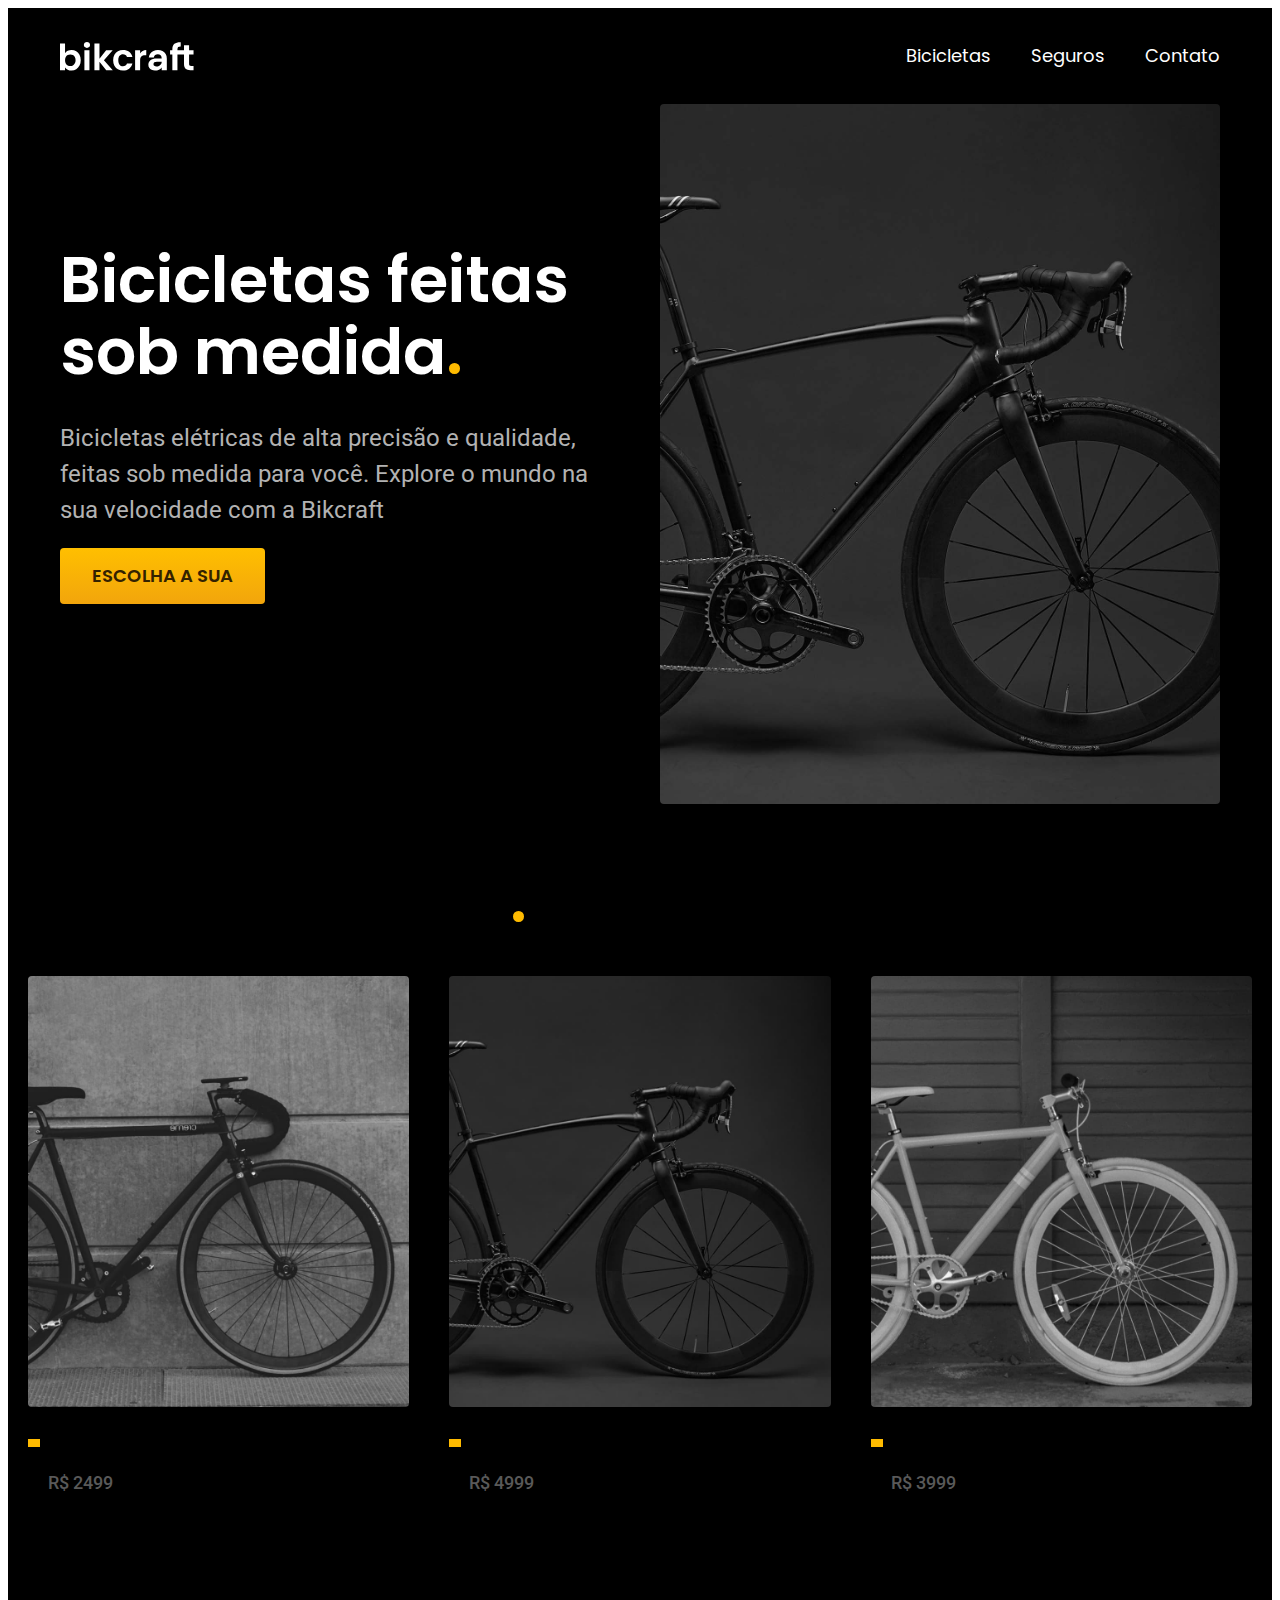
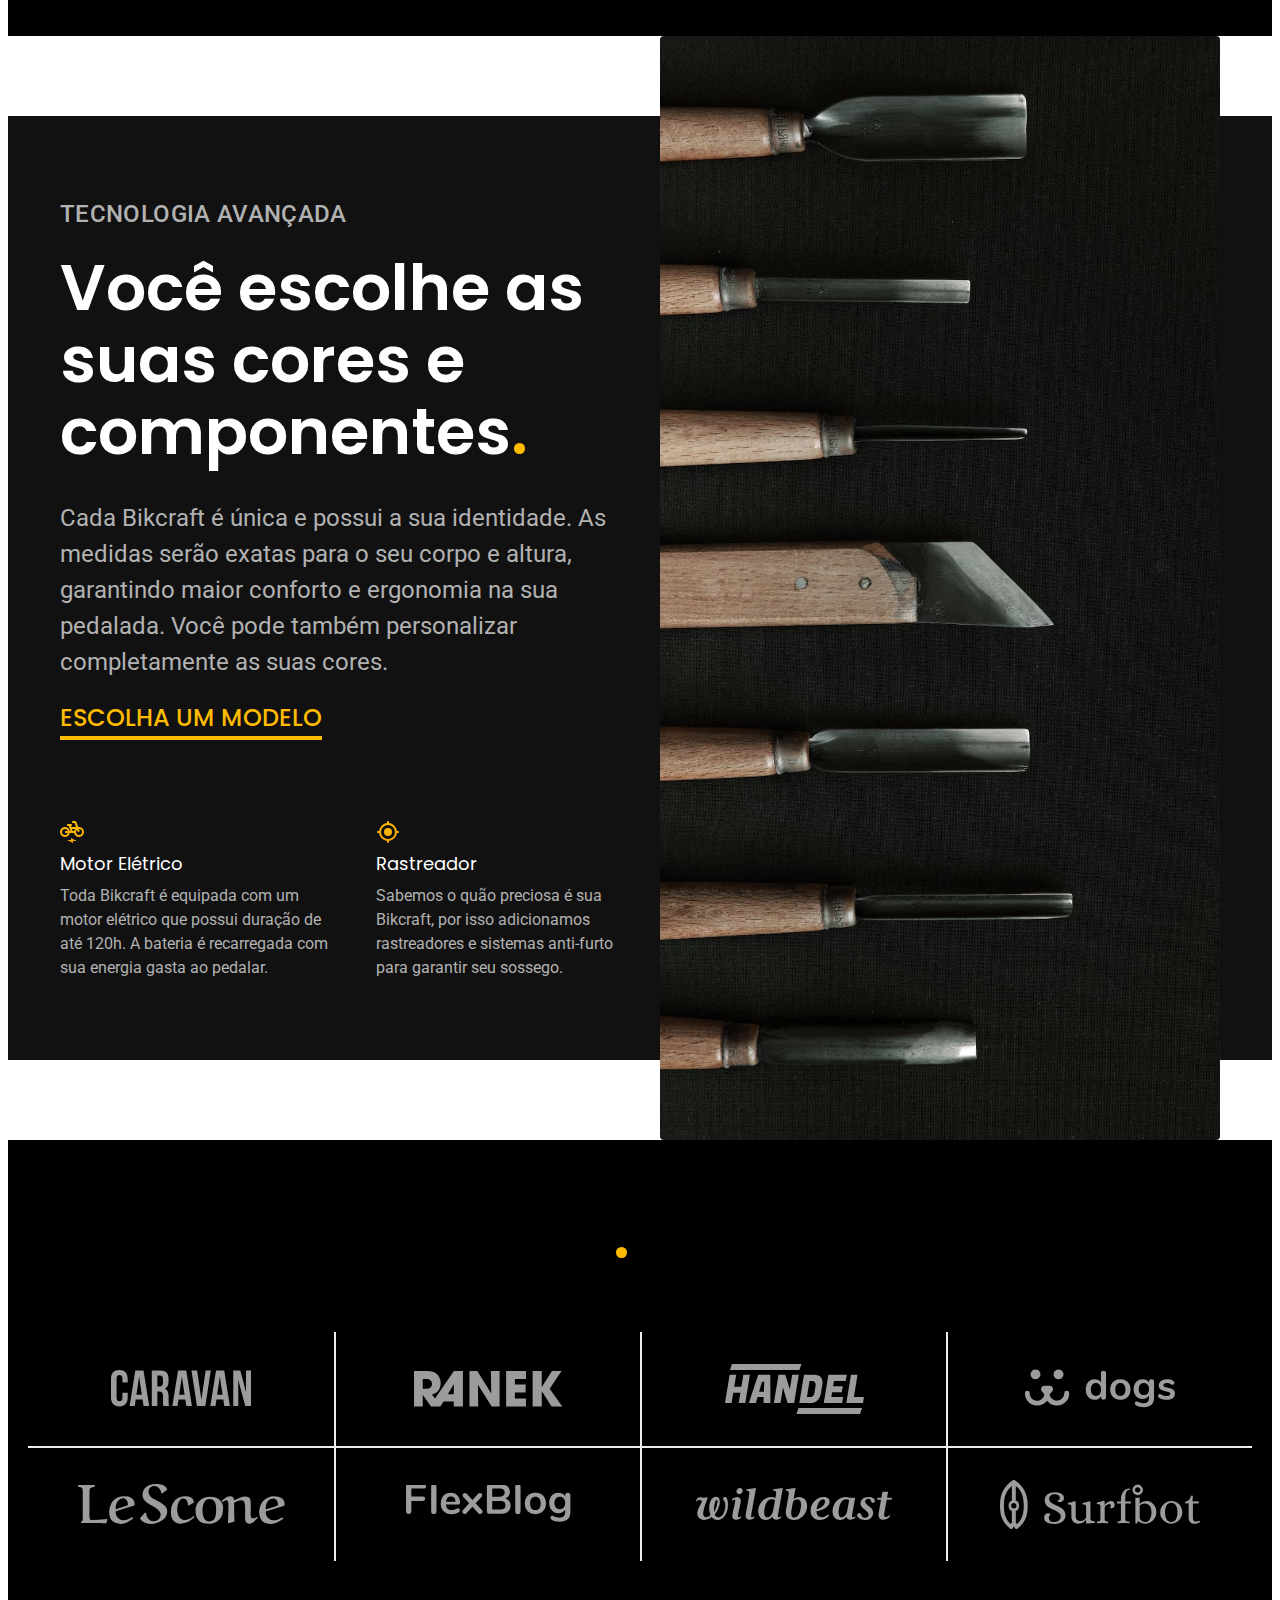
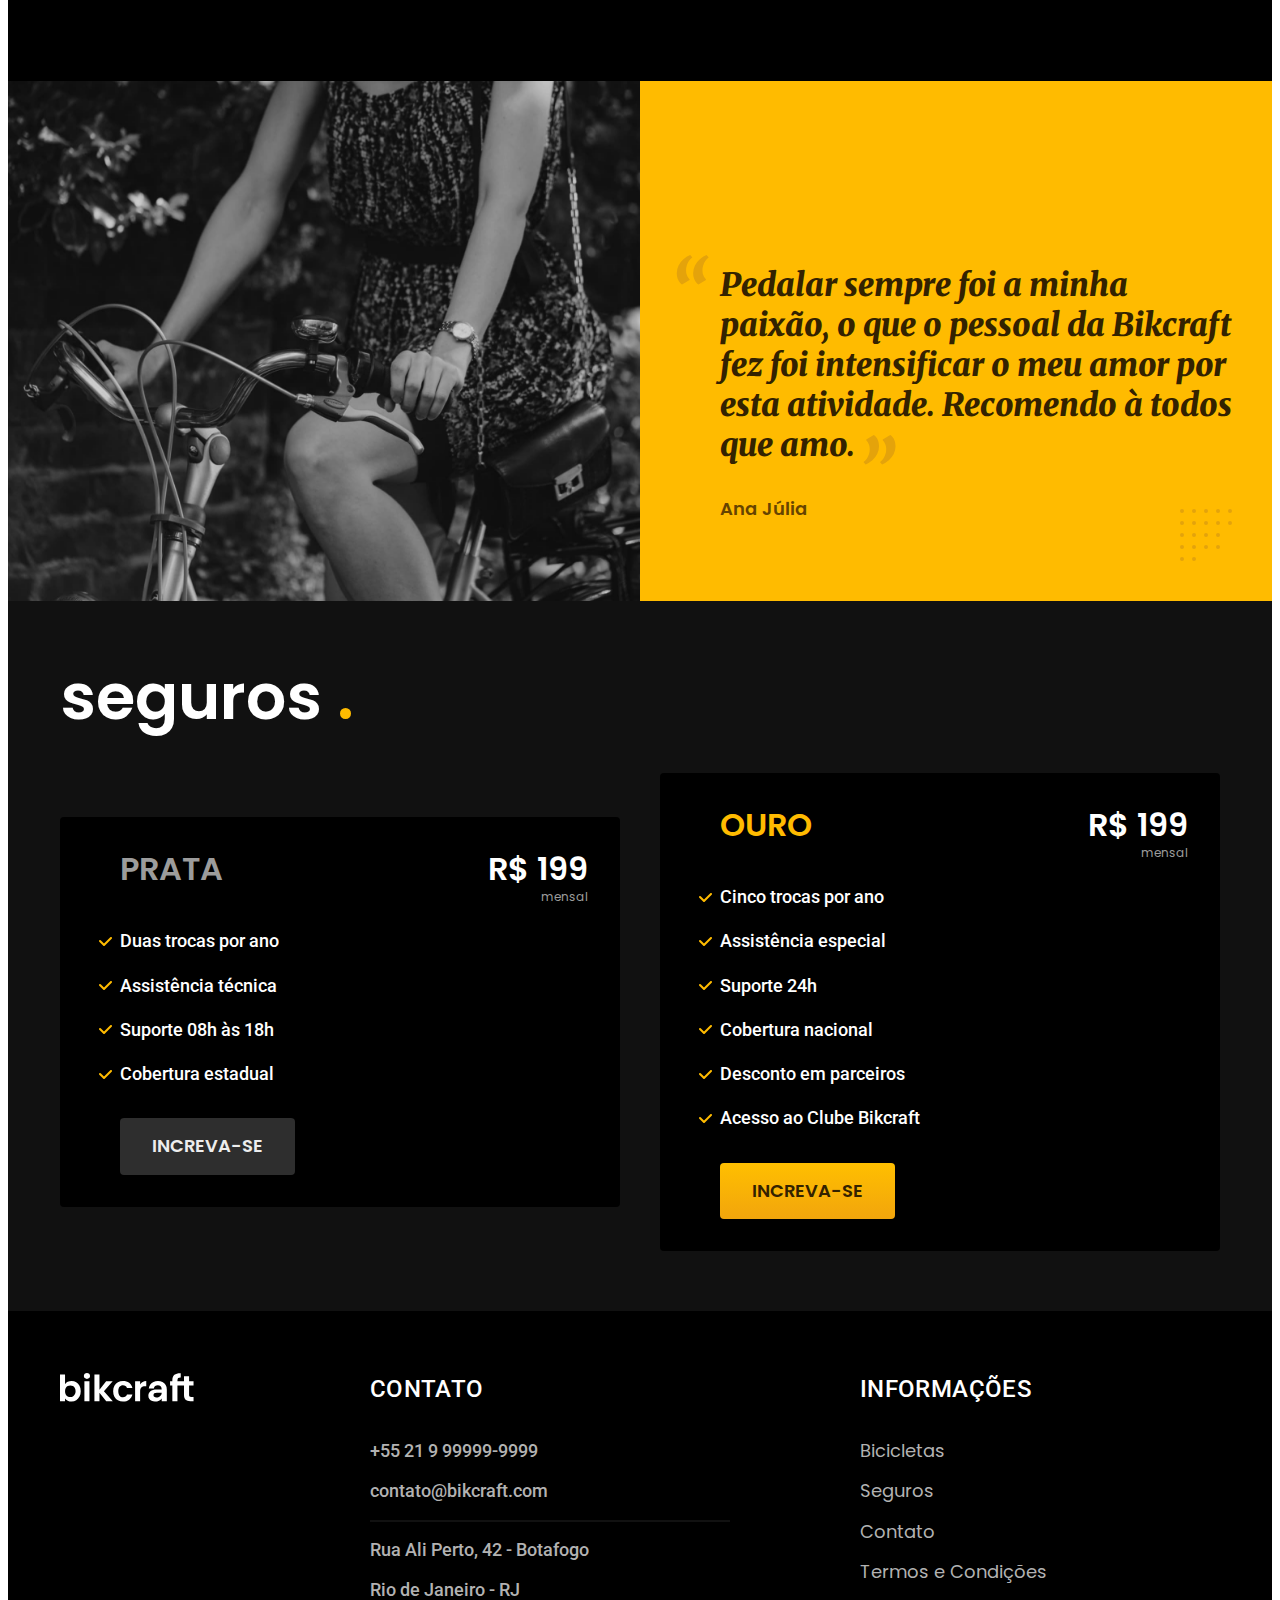
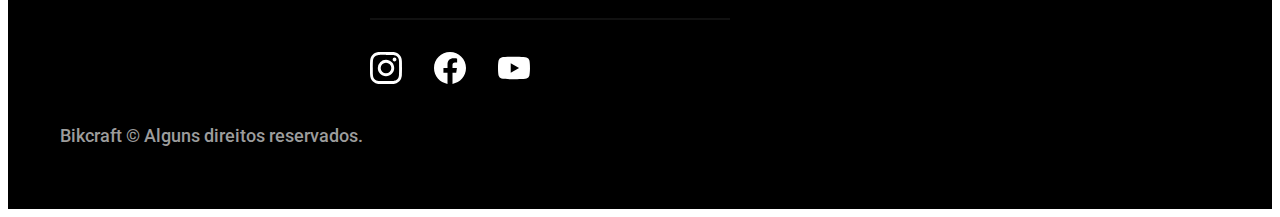
<file: index.html>
<!DOCTYPE html>
<html lang="pt-br">

<head>
  <meta charset="UTF-8">
  <meta name="viewport" content="width=device-width, initial-scale=1.0">
  <title>BikCraft - Bicicletas Elétricas</title>
  <meta name="description" content="Bicicletas elétricas de alta precisão e qualidade,
   feitas sob medida para o cliente. Explore o mundo na sua velicidade com a Bikcraft.">

  <link rel="icon" href="./favicon.svg" type="image/svg+xml">
  <link rel="preload" href="./css/style.min.css" as="style">
  <link rel="stylesheet" href="./css/style.min.css">
  <script>document.documentElement.classList.add('js');</script>
  <link rel="preconnect" href="https://fonts.googleapis.com">
  <link rel="preconnect" href="https://fonts.gstatic.com" crossorigin>
  <link href="https://fonts.googleapis.com/css2?family=Fira+Sans:wght@400;700&family=Merriweather:ital,wght@1,900&family=Poppins:wght@400;600&family=Roboto:wght@400;500&display=swap" rel="stylesheet">
</head>

<body>
  <header class="header-bg">
    <div class="header container">
      <a href="./">
        <img src="./img/bikcraft.svg" width="136" height="32" alt="Bikcraft">
      </a>

      <nav aria-label="primaria">
        <ul class="header-menu font-1-m cor-0">
          <li><a href="./bicicletas.html">Bicicletas</a></li>
          <li><a href="./seguros.html">Seguros</a></li>
          <li><a href="./contato.html">Contato</a></li>
        </ul>
      </nav>
    </div>
  </header>
  <main class="introducao-bg">
    <div class="introducao container">
      <div class="introducao-conteudo">
        <h1 class="font-1-xxl cor-0 fadeInDown" data-anime="200">Bicicletas feitas sob medida<span class="cor-p1">.</span></h1>
        <p class="font-2-l cor-5 fadeInDown" data-anime="400">Bicicletas elétricas de alta precisão e qualidade, feitas sob medida para você. Explore o mundo na sua velocidade com a Bikcraft</p>
        <a class="botao fadeInDown" href="./bicicletas.html" data-anime="600">Escolha a sua</a>
      </div>
      <picture data-anime="800" class="fadeInDown">
        <source media="(max-width: 800px)" srcset="./img/bicicletas/nimbus.jpg">
        <img src="./img/fotos/introducao.jpg" width="1280" height="1600" alt="Bicicleta elétrica preta.">
      </picture>
    </div>


    <article class="bicicletas-lista">
      <h2 class="container font-1-xxl">escolha a sua<span class="cor-p1">.</span></h2>
      <ul>
        <li>
          <a href="./bicicletas/magic.html">
            <img src="./img/bicicletas/magic-home.jpg" width="920" height="1040" alt="Bicicleta preta">
            <h3 class="font-1-xl">Magic Might</h3>
            <span class="font-2-m cor-8">R$ 2499</span>
          </a>
        </li>
        <li>
          <a href="./bicicletas/nimbus.html">
            <img src="./img/bicicletas/nimbus-home.jpg" width="920" height="140" alt="Bicicleta preta">
            <h3 class="font-1-xl">Nimbus Stark</h3>
            <span class="font-2-m cor-8">R$ 4999</span>
          </a>
        </li>
        <li>
          <a href="./bicicletas/nebula.html">
            <img src="./img/bicicletas/nebula-home.jpg" width="920" height="1040" alt="Bicicleta preta">
            <h3 class="font-1-xl">Nimbus Cosmic</h3>
            <span class="font-2-m cor-8">R$ 3999</span>
          </a>
        </li>
      </ul>
    </article>

    <article class="tecnologia-bg">
      <div class="tecnologia container">
        <div class="tecnologia-conteudo">
          <span class="font-2-l-b cor-5">Tecnologia Avançada</span>
          <h2 class="font-1-xxl cor-0">Você escolhe as suas cores e componentes<span class="cor-p1">.</span></h2>
          <p class="font-2-l cor-5">Cada Bikcraft é única e possui a sua identidade. As medidas serão exatas para o seu corpo e altura, garantindo maior conforto e ergonomia na sua pedalada. Você pode também personalizar completamente as suas cores.</p>
          <a class="link" href="./bicicletas.html">Escolha um modelo</a>
          <div class="tecnologia-vantagens">
            <div>
              <img src="./img/icones/eletrica.svg" width="24" height="24" alt="">
              <h3 class="font-1-m cor-0">Motor Elétrico</h3>
              <p class="font-2-s cor-5">Toda Bikcraft é equipada com um motor elétrico que possui duração de até 120h. A bateria é recarregada com sua energia gasta ao pedalar.</p>
            </div>
            <div>
              <img src="./img/icones/rastreador.svg" width="24" height="24" alt="">
              <h3 class="font-1-m cor-0">Rastreador</h3>
              <p class="font-2-s cor-5">Sabemos o quão preciosa é sua Bikcraft, por isso adicionamos rastreadores e sistemas anti-furto para garantir seu sossego.</p>
            </div>
          </div>
        </div>
        <picture class="tecnologia-imagem">
          <source media="(max-width: 800px)" srcset="/img/fotos/tecnologia.jpg">
          <img src="./img/fotos/tecnologia.jpg" width="1200" height="1920" alt="">
        </picture>
      </div>
    </article>

    <section class="parceiros" aria-label="Nossos Parceiros">
      <h2 class=" container font-1-xxl">nossos parceiros<span class="cor-p1">.</span></h2>

      <ul>
        <li><img src="./img/parceiros/caravan.svg" width="140" height="38" alt="caravan"></li>
        <li><img src="./img/parceiros/ranek.svg" width="149" height="46" alt="ranek"></li>
        <li><img src="./img/parceiros/handel.svg" width="139" height="50" alt="handel"></li>
        <li><img src="./img/parceiros/dogs.svg" width="152" height="39" alt="dogs"></li>
        <li><img src="./img/parceiros/lescone.svg" width="208" height="41" alt="lescone"></li>
        <li><img src="./img/parceiros/flexblog.svg" width="165" height="38" alt="flexblog"></li>
        <li><img src="./img/parceiros/wildbeast.svg" width="196" height="34" alt="wildbeast"></li>
        <li><img src="./img/parceiros/surfbot.svg" width="200" height="49" alt="surfbot"></li>
      </ul>
    </section>

    <section class="depoimento" aria-label="Depoimento">
      <div>
        <img src="./img/fotos/depoimento.jpg" width="1560" height="1360" alt="Pessoa pedalando uma bicicleta Bikcraft">
      </div>
      <div class="depoimento-conteudo">
        <blockquote class="font-1-xl cor-p5">
          <p>Pedalar sempre foi a minha paixão, o que o pessoal da Bikcraft fez foi intensificar o meu amor por esta atividade.
            Recomendo à todos que amo.</p>
        </blockquote>
        <span class="font-1-m-b cor-p4">Ana Júlia</span>
      </div>
    </section>

    <article class="seguros-bg">
      <div class="seguros container">
        <h2 class="font-1-xxl cor-0">seguros <span class="cor-p1">.</span></h2>
        <div class="seguros-item">
          <h3 class="font-1-xl cor-6">PRATA</h3>
          <span class="font-1-xl cor-0">R$ 199 <span class="font-1-xs cor-6">mensal</span></span>
          <ul class="font-2-m cor-0">
            <li>Duas trocas por ano</li>
            <li>Assistência técnica</li>
            <li>Suporte 08h às 18h</li>
            <li>Cobertura estadual</li>
          </ul>
          <a class="botao secundario" href="./orcamento.html?tipo=seguro&produto=prata">Increva-se</a>
        </div>

        <div class="seguros-item">
          <h3 class="font-1-xl cor-p1">OURO</h3>
          <span class="font-1-xl cor-0">R$ 199 <span class="font-1-xs cor-6">mensal</span></span>
          <ul class="font-2-m cor-0">
            <li>Cinco trocas por ano</li>
            <li>Assistência especial</li>
            <li>Suporte 24h</li>
            <li>Cobertura nacional</li>
            <li>Desconto em parceiros</li>
            <li>Acesso ao Clube Bikcraft</li>
          </ul>
          <a class="botao" href="./orcamento.html?tipo=seguro&produto=ouro">Increva-se</a>
        </div>
      </div>
    </article>
  </main>

  <footer class="footer-bg">
    <div class="footer container">
      <img src="./img/bikcraft.svg" width="136" height="32" alt="Bikcraft">
      <div class="footer-contato">
        <h3 class="font-2-l-b cor-0">Contato</h3>
        <ul class=" font-2-m cor-5">
          <li><a href="tel:+5521999999999">+55 21 9 99999-9999</a></li>
          <li><a href="mailto:contato@bikcraft.com">contato@bikcraft.com</a></li>
          <li>Rua Ali Perto, 42 - Botafogo</li>
          <li>Rio de Janeiro - RJ</li>
        </ul>
        <div class="footer-redes">
          <a href="./">
            <img src="./img/redes/instagram.svg" width="32" height="32" alt="Instagram">
          </a>
          <a href="./">
            <img src="./img/redes/facebook.svg" width="32" height="32" alt="Facebook">
          </a>
          <a href="./">
            <img src="./img/redes/youtube.svg" width="32" height="32" alt="Youtube">
          </a>
        </div>
      </div>
      <div class="footer-informacoes">
        <h3 class="font-2-l-b cor-0">Informações</h3>
        <nav>
          <ul class="font-1-m cor-5">
            <li><a href="./bicicletas.html">Bicicletas</a></li>
            <li><a href="./seguros.html">Seguros</a></li>
            <li><a href="./contato.html">Contato</a></li>
            <li><a href="./termos.html">Termos e Condições</a></li>

          </ul>
        </nav>
      </div>
      <p class="footer-copy font-2-m cor-6">Bikcraft © Alguns direitos reservados.</p>
    </div>
  </footer>
  <script src="./js/plugins/simple-anime.js"></script>
  <script src="./js/script.js"></script>
</body>

</html>
</file>
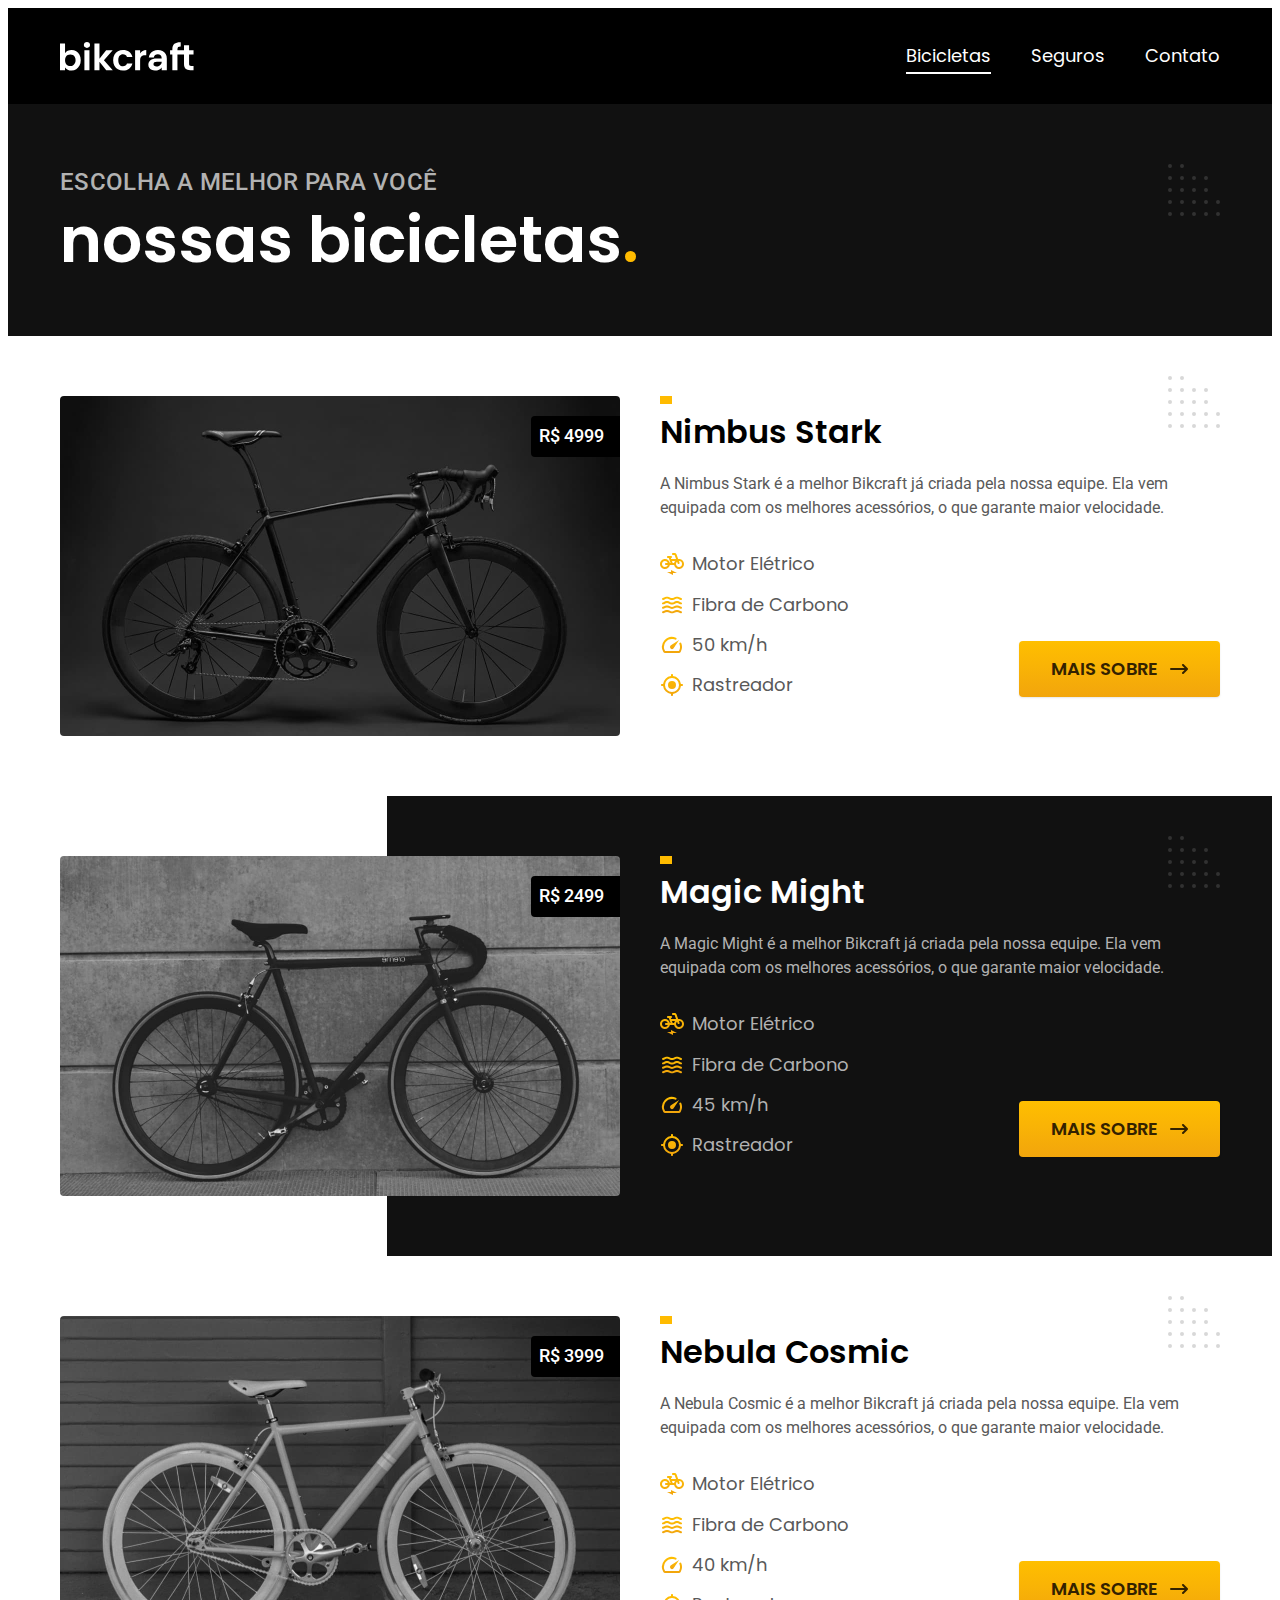
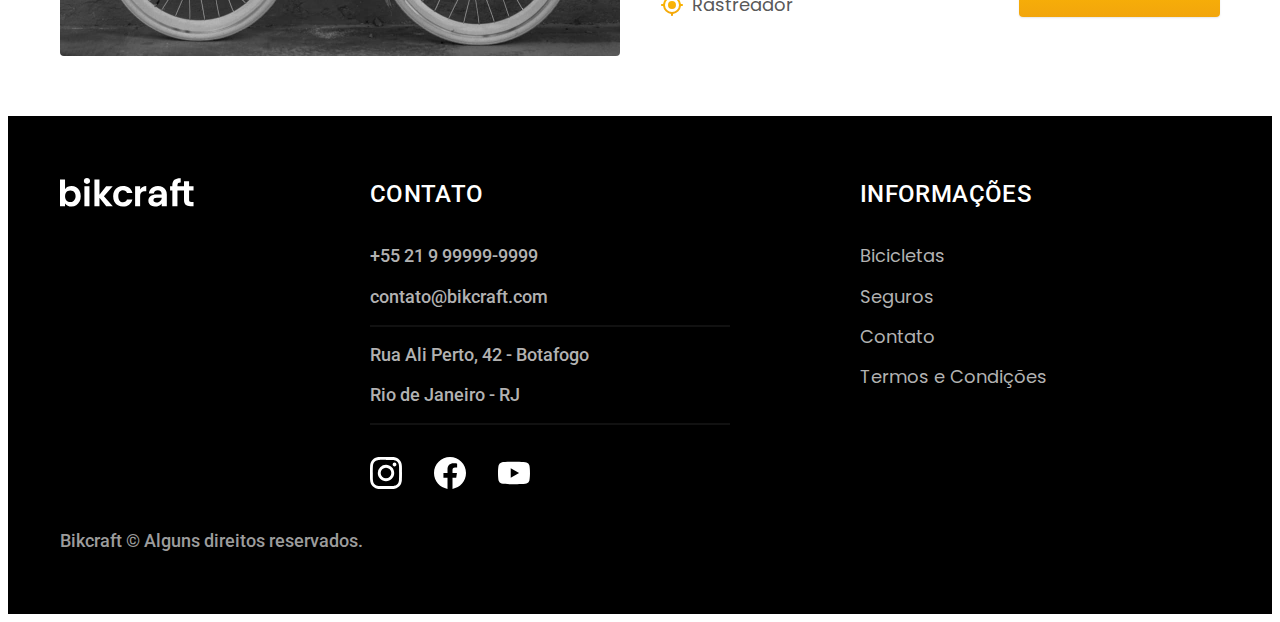
<file: bicicletas.html>
<head>
  <meta charset="UTF-8">
  <meta name="viewport" content="width=device-width, initial-scale=1.0">
  <title>Termos e Condições / BikCraft - Bicicletas Elétricas</title>
  <meta name="description" content="Termos e Condições.">
  <link rel="icon" href="./favicon.svg" type="image/svg+xml">
  <link rel="preload" href="./css/style.min.css" as="style">
  <link rel="stylesheet" href="./css/style.min.css">

  <link rel="preconnect" href="https://fonts.googleapis.com">
  <link rel="preconnect" href="https://fonts.gstatic.com" crossorigin>
  <link href="https://fonts.googleapis.com/css2?family=Fira+Sans:wght@400;700&family=Merriweather:ital,wght@1,900&family=Poppins:wght@400;600&family=Roboto:wght@400;500&display=swap" rel="stylesheet">
  <script>document.documentElement.classList.add('js');</script>
  <link rel="preconnect" href="https://fonts.googleapis.com">
  <link rel="preconnect" href="https://fonts.gstatic.com" crossorigin>
  <link href="https://fonts.googleapis.com/css2?family=Fira+Sans:wght@400;700&family=Merriweather:ital,wght@1,900&family=Poppins:wght@400;600&family=Roboto:wght@400;500&display=swap" rel="stylesheet">
</head>

<body id="bicicletas">
  <header class="header-bg">
    <div class="header container">
      <a href="./">
        <img src="./img/bikcraft.svg" width="136" height="32" alt="Bikcraft">
      </a>

      <nav aria-label="primaria">
        <ul class="header-menu font-1-m cor-0">
          <li><a href="./bicicletas.html">Bicicletas</a></li>
          <li><a href="./seguros.html">Seguros</a></li>
          <li><a href="./contato.html">Contato</a></li>
        </ul>
      </nav>
    </div>
  </header>

  <main>
    <div class="titulo-bg">
      <div class="titulo container">
        <p class="font-2-l-b cor-5">Escolha a melhor para você</p>
        <h1 class="font-1-xxl cor-0">nossas bicicletas<span class="cor-p1">.</span></h1>
      </div>
    </div>

    <div class="bicicletas container">
      <div class="bicicletas-imagem">
        <img src="./img/bicicletas/nimbus.jpg" width="1120" height="680" alt="Bicicleta Preta">
        <span class="font-2-m cor-0">R$ 4999</span>
      </div>
      <div class="bicicletas-conteudo">
        <h2 class="font-1-xl">Nimbus Stark</h2>
        <p class="font-2-s cor-8">
          A Nimbus Stark é a melhor Bikcraft já criada pela nossa equipe.
          Ela vem equipada com os melhores acessórios, o que garante
          maior velocidade.</p>
        <ul class="font-1-m cor-8">
          <li>
            <img src="./img/icones/eletrica.svg" width="32" height="32" alt="">
            Motor Elétrico
          </li>
          <li>
            <img src="./img/icones/carbono.svg" width="32" height="32" alt="">
            Fibra de Carbono
          </li>
          <li>
            <img src="./img/icones/velocidade.svg" width="32" height="32" alt="">
            50 km/h
          </li>
          <li>
            <img src="./img/icones/rastreador.svg" width="32" height="32" alt="">
            Rastreador
          </li>
        </ul>
        <a class="botao seta" href="./bicicletas/nimbus.html"> Mais Sobre</a>
      </div>
    </div>

    <div class="bicicletas-bg">
      <div class="bicicletas container">
        <div class="bicicletas-imagem">
          <img src="./img/bicicletas/magic.jpg" width="1120" height="680" alt="Bicicleta Preta">
          <span class="font-2-m cor-0">R$ 2499</span>
        </div>
        <div class="bicicletas-conteudo">
          <h2 class="font-1-xl cor-0">Magic Might</h2>
          <p class="font-2-s cor-5">
            A Magic Might é a melhor Bikcraft já criada pela nossa equipe.
            Ela vem equipada com os melhores acessórios, o que garante
            maior velocidade.</p>
          <ul class="font-1-m cor-5">
            <li>
              <img src="./img/icones/eletrica.svg" width="32" height="32" alt="">
              Motor Elétrico
            </li>
            <li>
              <img src="./img/icones/carbono.svg" width="32" height="32" alt="">
              Fibra de Carbono
            </li>
            <li>
              <img src="./img/icones/velocidade.svg" width="32" height="32" alt="">
              45 km/h
            </li>
            <li>
              <img src="./img/icones/rastreador.svg" width="32" height="32" alt="">
              Rastreador
            </li>
          </ul>
          <a class="botao seta" href="./bicicletas/magic.html"> Mais Sobre</a>
        </div>
      </div>
    </div>

    <div class="bicicletas container">
      <div class="bicicletas-imagem">
        <img src="./img/bicicletas/nebula.jpg" width="1120" height="680" alt="Bicicleta Preta">
        <span class="font-2-m cor-0">R$ 3999</span>
      </div>
      <div class="bicicletas-conteudo">
        <h2 class="font-1-xl">Nebula Cosmic</h2>
        <p class="font-2-s cor-8">
          A Nebula Cosmic é a melhor Bikcraft já criada pela nossa equipe.
          Ela vem equipada com os melhores acessórios, o que garante
          maior velocidade.</p>
        <ul class="font-1-m cor-8">
          <li>
            <img src="./img/icones/eletrica.svg" width="32" height="32" alt="">
            Motor Elétrico
          </li>
          <li>
            <img src="./img/icones/carbono.svg" width="32" height="32" alt="">
            Fibra de Carbono
          </li>
          <li>
            <img src="./img/icones/velocidade.svg" width="32" height="32" alt="">
            40 km/h
          </li>
          <li>
            <img src="./img/icones/rastreador.svg" width="32" height="32" alt="">
            Rastreador
          </li>
        </ul>
        <a class="botao seta" href="./bicicletas/nebula.html"> Mais Sobre</a>
      </div>
    </div>

  </main>

  <footer class="footer-bg">
    <div class="footer container">
      <img src="./img/bikcraft.svg" width="136" height="32" alt="Bikcraft">
      <div class="footer-contato">
        <h3 class="font-2-l-b cor-0">Contato</h3>
        <ul class=" font-2-m cor-5">
          <li><a href="tel:+5521999999999">+55 21 9 99999-9999</a></li>
          <li><a href="mailto:contato@bikcraft.com">contato@bikcraft.com</a></li>
          <li>Rua Ali Perto, 42 - Botafogo</li>
          <li>Rio de Janeiro - RJ</li>
        </ul>
        <div class="footer-redes">
          <a href="./">
            <img src="./img/redes/instagram.svg" width="32" height="32" alt="Instagram">
          </a>
          <a href="./">
            <img src="./img/redes/facebook.svg" width="32" height="32" lt="Facebook">
          </a>
          <a href="./">
            <img src="./img/redes/youtube.svg" width="32" height="32" alt="Youtube">
          </a>
        </div>
      </div>
      <div class="footer-informacoes">
        <h3 class="font-2-l-b cor-0">Informações</h3>
        <nav>
          <ul class="font-1-m cor-5">
            <li><a href="./bicicletas.html">Bicicletas</a></li>
            <li><a href="./seguros.html">Seguros</a></li>
            <li><a href="./contato.html">Contato</a></li>
            <li><a href="./termos.html">Termos e Condições</a></li>

          </ul>
        </nav>
      </div>
      <p class="footer-copy font-2-m cor-6">Bikcraft © Alguns direitos reservados.</p>
    </div>
  </footer>
  <script src="./js/script.js"></script>
</body>

</html>
</file>
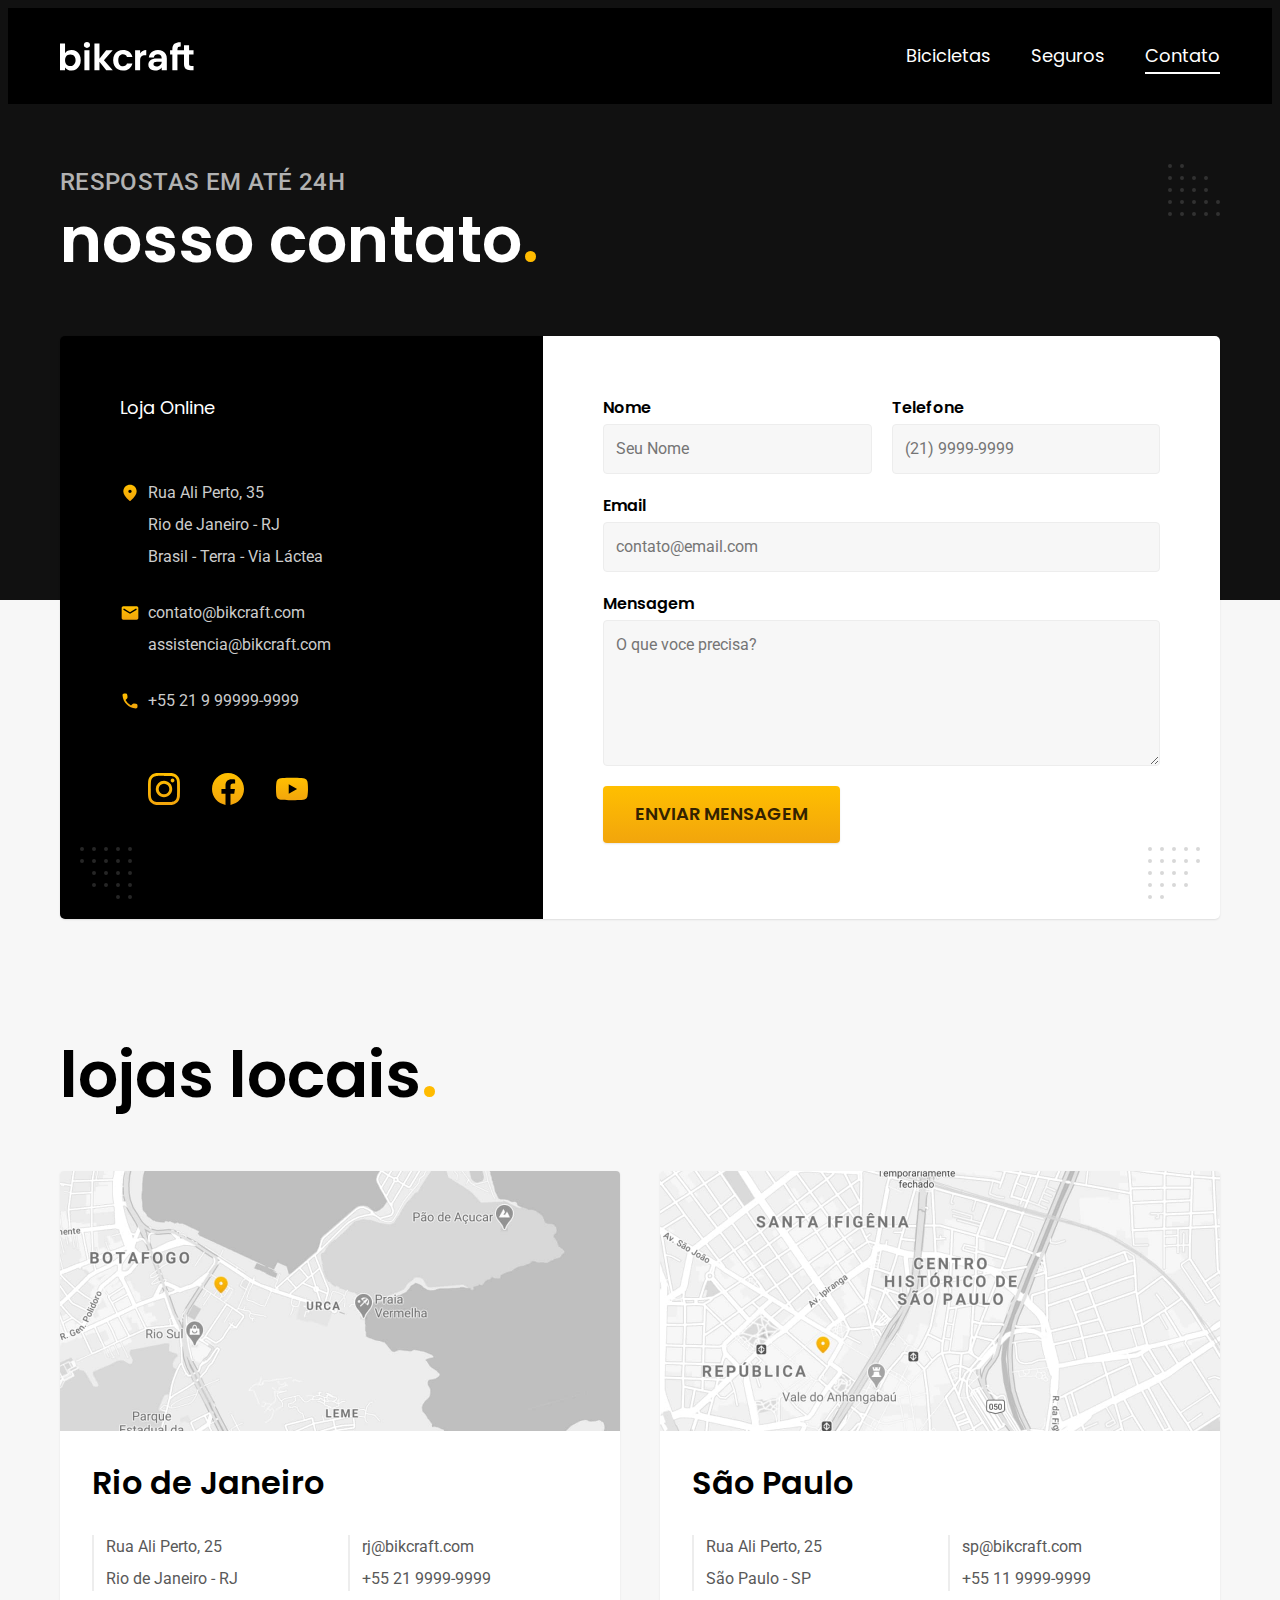
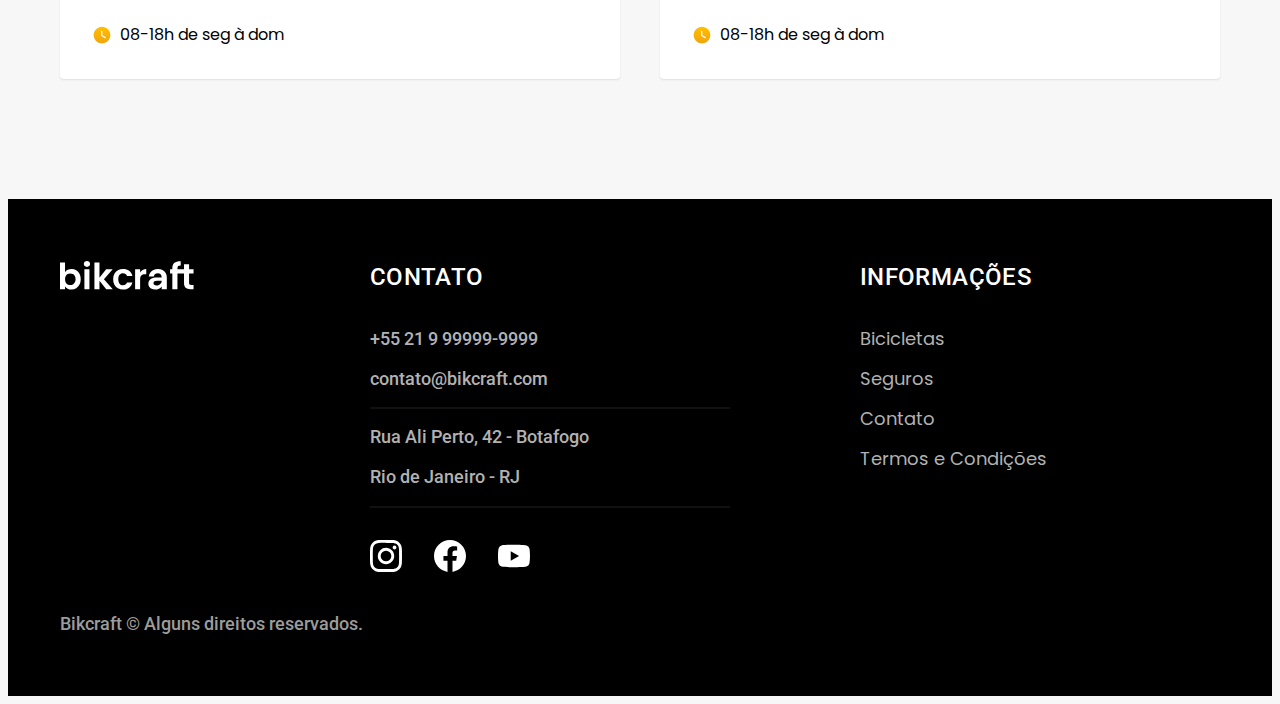
<file: contato.html>
<head>
  <meta charset="UTF-8">
  <meta name="viewport" content="width=device-width, initial-scale=1.0">
  <title>Contato / BikCraft - Bicicletas Elétricas</title>
  <meta name="description" content="Contato.">
  <link rel="icon" href="./favicon.svg" type="image/svg+xml">
  <link rel="preload" href="./css/style.min.css" as="style">
  <link rel="stylesheet" href="./css/style.min.css">

  <link rel="preconnect" href="https://fonts.googleapis.com">
  <link rel="preconnect" href="https://fonts.gstatic.com" crossorigin>
  <link href="https://fonts.googleapis.com/css2?family=Fira+Sans:wght@400;700&family=Merriweather:ital,wght@1,900&family=Poppins:wght@400;600&family=Roboto:wght@400;500&display=swap" rel="stylesheet">
  <script>document.documentElement.classList.add('js');</script>
  <link rel="preconnect" href="https://fonts.googleapis.com">
  <link rel="preconnect" href="https://fonts.gstatic.com" crossorigin>
  <link href="https://fonts.googleapis.com/css2?family=Fira+Sans:wght@400;700&family=Merriweather:ital,wght@1,900&family=Poppins:wght@400;600&family=Roboto:wght@400;500&display=swap" rel="stylesheet">
</head>

<body id="contato">
  <header class="header-bg">
    <div class="header container">
      <a href="./">
        <img src="./img/bikcraft.svg" width="136" height="32" alt="Bikcraft">
      </a>

      <nav aria-label="primaria">
        <ul class="header-menu font-1-m cor-0">
          <li><a href="./bicicletas.html">Bicicletas</a></li>
          <li><a href="./seguros.html">Seguros</a></li>
          <li><a href="./contato.html">Contato</a></li>
        </ul>
      </nav>
    </div>
  </header>

  <main>
    <div class="titulo-bg">
      <div class="titulo container">
        <p class="font-2-l-b cor-5">Respostas em até 24h</p>
        <h1 class="font-1-xxl cor-0">nosso contato<span class="cor-p1">.</span></h1>
      </div>
    </div>

    <div class="contato container">
      <section class="contato-dados" aria-label="Endereço">
        <h2 class="font-1-m cor-0">Loja Online</h2>
        <div class="contato-endereco font-2-s cor-4">
          <p>Rua Ali Perto, 35</p>
          <p>Rio de Janeiro - RJ</p>
          <p>Brasil - Terra - Via Láctea</p>
        </div>
        <address class="contato-meios font-2-s cor-4">
          <a href="mailto:contato@bikcraft.com">contato@bikcraft.com</a>
          <a href="mailto:assistencia@bikcraft.com">assistencia@bikcraft.com</a>
          <a href="tel:+5521999999999">+55 21 9 99999-9999</a>
        </address>
        <div class="contato-redes">
          <a href="./">
            <img src="./img/redes/instagram-p.svg" width="32" height="32" alt="Instagram">
          </a>
          <a href="./">
            <img src="./img/redes/facebook-p.svg" width="32" height="32" alt="Facebook">
          </a>
          <a href="./">
            <img src="./img/redes/youtube-p.svg" width="32" height="32" alt="Youtube">
          </a>
        </div>
      </section>
      <section class="contato-formulario" aria-label="Formulário">
        <form class="form" action="./contato.html">
          <div>
            <label for="nome">Nome</label>
            <input type="text" id="nome" name="nome" placeholder="Seu Nome">
          </div>
          <div>
            <label for="telefone">Telefone</label>
            <input type="text" id="telefone" name="telefone" placeholder="(21) 9999-9999">
          </div>
          <div class="col-2">
            <label for="email">Email</label>
            <input type="email" id="email" name="email" placeholder="contato@email.com">
          </div>
          <div class="col-2">
            <label for="mensagem">Mensagem</label>
            <textarea rows="5" id="mensagem" name="mensagem" placeholder="O que voce precisa?"></textarea>
          </div>
          <button class="botao">Enviar Mensagem</button>
        </form>
      </section>
    </div>
  </main>

  <article class="lojas container">
    <h2 class="font-1-xxl">lojas locais<span class="cor-p1">.</span></h2>
    <div class="lojas-item">
      <img src="./img/lojas/rj.jpg" width="1120" height="520" alt="mapa marcando o endereço em Rua Ali Perto, 25 - Rio de Janeiro - RJ">
      <div class="lojas-conteudo">
        <h3 class="font-1-xl">Rio de Janeiro</h3>
        <div class="lojas-dados font-2-s cor-8">
          <p>Rua Ali Perto, 25</p>
          <p>Rio de Janeiro - RJ</p>
        </div>
        <div class="lojas-dados font-2-s cor-8">
          <a href="mailto:rj@bikcraft.com">rj@bikcraft.com</a>
          <a href="tel:+552199999999">+55 21 9999-9999</a>
        </div>
        <p class="lojas-tempo font-1-s"><img src="./img/icones/horario.svg" width="20" height="20" alt="">08-18h de seg à dom</p>
      </div>
    </div>

    <div class="lojas-item">
      <img src="./img/lojas/sp.jpg" width="1120" height="520" alt="mapa marcando o endereço em Rua Ali Perto, 25 - São Paulo - SP">
      <div class="lojas-conteudo">
        <h3 class="font-1-xl">São Paulo</h3>
        <div class="lojas-dados font-2-s cor-8">
          <p>Rua Ali Perto, 25</p>
          <p>São Paulo - SP</p>
        </div>
        <div class="lojas-dados font-2-s cor-8">
          <a href="mailto:sp@bikcraft.com">sp@bikcraft.com</a>
          <a href="tel:+551199999999">+55 11 9999-9999</a>
        </div>
        <p class="lojas-tempo font-1-s"><img src="./img/icones/horario.svg" width="20" height="20" alt="">08-18h de seg à dom</p>
      </div>
    </div>
  </article>

  <footer class="footer-bg">
    <div class="footer container">
      <img src="./img/bikcraft.svg" width="136" height="32" alt="Bikcraft">
      <div class="footer-contato">
        <h3 class="font-2-l-b cor-0">Contato</h3>
        <ul class=" font-2-m cor-5">
          <li><a href="tel:+5521999999999">+55 21 9 99999-9999</a></li>
          <li><a href="mailto:contato@bikcraft.com">contato@bikcraft.com</a></li>
          <li>Rua Ali Perto, 42 - Botafogo</li>
          <li>Rio de Janeiro - RJ</li>
        </ul>
        <div class="footer-redes">
          <a href="./">
            <img src="./img/redes/instagram.svg" width="32" height="32" alt="Instagram">
          </a>
          <a href="./">
            <img src="./img/redes/facebook.svg" width="32" height="32" alt="Facebook">
          </a>
          <a href="./">
            <img src="./img/redes/youtube.svg" width="32" height="32" alt="Youtube">
          </a>
        </div>
      </div>
      <div class="footer-informacoes">
        <h3 class="font-2-l-b cor-0">Informações</h3>
        <nav>
          <ul class="font-1-m cor-5">
            <li><a href="./bicicletas.html">Bicicletas</a></li>
            <li><a href="./seguros.html">Seguros</a></li>
            <li><a href="./contato.html">Contato</a></li>
            <li><a href="./termos.html">Termos e Condições</a></li>

          </ul>
        </nav>
      </div>
      <p class="footer-copy font-2-m cor-6">Bikcraft © Alguns direitos reservados.</p>

    </div>
  </footer>
  <script src="./js/script.js"></script>
</body>

</html>
</file>
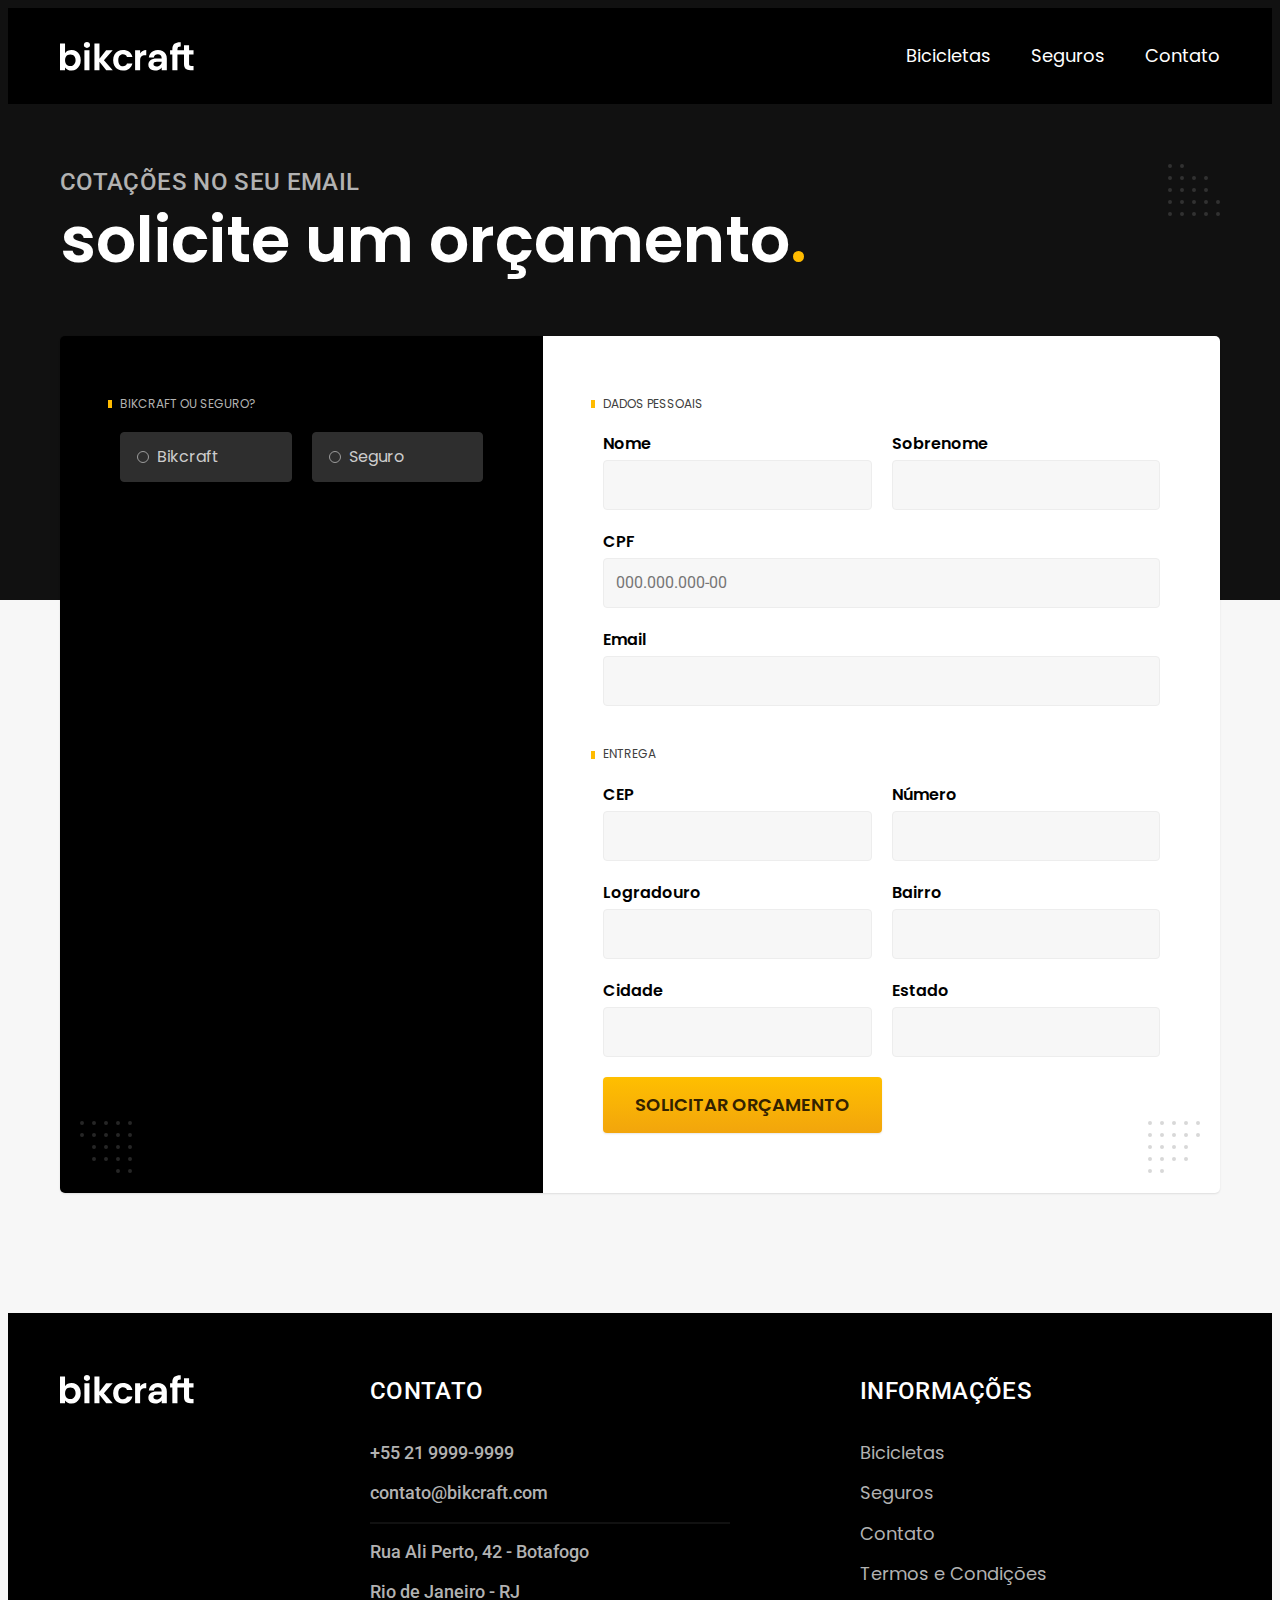
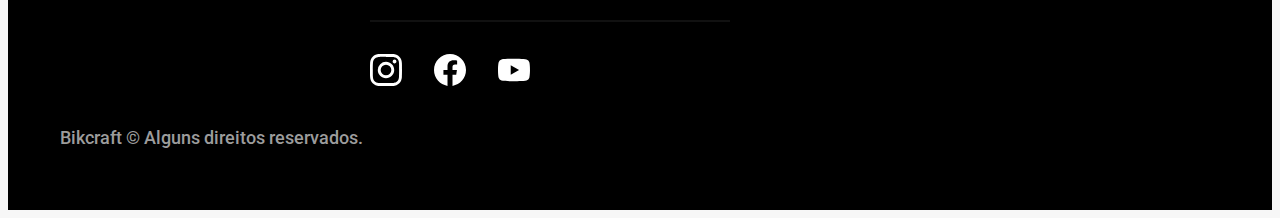
<file: orcamento.html>
<!DOCTYPE html>
<html lang="pt-br">

<head>
  <meta charset="UTF-8">
  <meta name="viewport" content="width=device-width, initial-scale=1.0">

  <title>Orçamento | Bikcraft</title>
  <meta name="description" content="Orçamento.">

  <link rel="icon" href="./favicon.svg" type="image/svg+xml">
  <link rel="preload" href="./css/style.min.css" as="style">
  <link rel="stylesheet" href="./css/style.min.css">
  <script>document.documentElement.classList.add('js');</script>
  <link rel="preconnect" href="https://fonts.googleapis.com">
  <link rel="preconnect" href="https://fonts.gstatic.com" crossorigin>
  <link href="https://fonts.googleapis.com/css2?family=Fira+Sans:wght@400;700&family=Merriweather:ital,wght@1,900&family=Poppins:wght@400;600&family=Roboto:wght@400;500&display=swap" rel="stylesheet">
</head>

<body id="orcamento">
  <header class="header-bg">
    <div class="header container">
      <a href="./">
        <img src="./img/bikcraft.svg" width="136" height="32" alt="Bikcraft">
      </a>

      <nav aria-label="primaria">
        <ul class="header-menu font-1-m cor-0">
          <li><a href="./bicicletas.html">Bicicletas</a></li>
          <li><a href="./seguros.html">Seguros</a></li>
          <li><a href="./contato.html">Contato</a></li>
        </ul>
      </nav>
    </div>
  </header>

  <main>
    <div class="titulo-bg">
      <div class="titulo container">
        <p class="font-2-l-b cor-5">Cotações no seu email</p>
        <h1 class="font-1-xxl cor-0">solicite um orçamento<span class="cor-p1">.</span></h1>
      </div>
    </div>

    <form class="orcamento container" action="./orcamento.html">
      <div class="orcamento-produto">
        <h2 class="font-1-xs cor-5">Bikcraft ou Seguro?</h2>

        <input type="radio" name="tipo" value="bikcraft" id="bikcraft">
        <label for="bikcraft">Bikcraft</label>

        <input type="radio" name="tipo" value="seguro" id="seguro">
        <label for="seguro">Seguro</label>

        <div class="orcamento-conteudo" id="orcamento-bikcraft">
          <h2 class="font-1-xs cor-5">Escolha a sua</h2>

          <input type="radio" name="produto" value="nimbus" id="nimbus">
          <label for="nimbus">Nimbus Stark <span>R$ 4999</span></label>
          <div class="orcamento-detalhes">
            <ul class="font-1-xs cor-8">
              <li><img src="./img/icones/eletrica.svg" width="32" height="32" alt=""> Motor Elétrico</li>
              <li><img src="./img/icones/carbono.svg" width="32" height="32" alt=""> Fibra de Carbono</li>
              <li><img src="./img/icones/velocidade.svg" width="32" height="32" alt=""> 50 km/h</li>
              <li><img src="./img/icones/rastreador.svg" width="32" height="32" alt=""> Rastreador</li>
            </ul>
            <img src="./img/bicicletas/nimbus.jpg" width="1120" height="680" alt="Bicicleta preta">
          </div>

          <input type="radio" name="produto" value="magic" id="magic">
          <label for="magic">Magic Might <span>R$ 2499</span></label>
          <div class="orcamento-detalhes">
            <ul class="font-1-xs cor-8">
              <li><img src="./img/icones/eletrica.svg" width="32" height="32" alt=""> Motor Elétrico</li>
              <li><img src="./img/icones/carbono.svg" width="32" height="32" alt=""> Fibra de Carbono</li>
              <li><img src="./img/icones/velocidade.svg" width="32" height="32" alt=""> 45 km/h</li>
              <li><img src="./img/icones/rastreador.svg" width="32" height="32" alt=""> Rastreador</li>
            </ul>
            <img src="./img/bicicletas/magic.jpg" width="1120" height="680" alt="Bicicleta preta">
          </div>

          <input type="radio" name="produto" value="nebula" id="nebula">
          <label for="nebula">Nebula Cosmic <span>R$ 3999</span></label>
          <div class="orcamento-detalhes">
            <ul class="font-1-xs cor-8">
              <li><img src="./img/icones/eletrica.svg" width="32" height="32" alt=""> Motor Elétrico</li>
              <li><img src="./img/icones/carbono.svg" width="32" height="32" alt=""> Fibra de Carbono</li>
              <li><img src="./img/icones/velocidade.svg" width="32" height="32" alt=""> 40 km/h</li>
              <li><img src="./img/icones/rastreador.svg" width="32" height="32" alt=""> Rastreador</li>
            </ul>
            <img src="./img/bicicletas/nebula.jpg" width="1120" height="680" alt="Bicicleta branca">
          </div>

        </div>

        <div class="orcamento-conteudo" id="orcamento-seguro">
          <h2 class="font-1-xs cor-5">Escolha o plano</h2>

          <input type="radio" name="produto" value="prata" id="prata">
          <label for="prata">Prata <span>R$ 199</span></label>

          <input type="radio" name="produto" value="ouro" id="ouro">
          <label for="ouro">Ouro <span>R$ 299</span></label>
        </div>
      </div>
      <div class="orcamento-dados form">
        <h2 class="font-1-xs cor-9 col-2">dados pessoais</h2>
        <div>
          <label for="nome">Nome</label>
          <input type="text" id="nome" name="nome">
        </div>
        <div>
          <label for="sobrenome">Sobrenome</label>
          <input type="text" id="sobrenome" name="sobrenome">
        </div>
        <div class="col-2">
          <label for="cpf">CPF</label>
          <input type="text" id="cpf" name="cpf" placeholder="000.000.000-00">
        </div>
        <div class="col-2">
          <label for="email">Email</label>
          <input type="email" id="email" name="email">
        </div>
        <h2 class="font-1-xs cor-9 col-2">entrega</h2>
        <div>
          <label for="cep">CEP</label>
          <input type="text" id="cep" name="cep">
        </div>
        <div>
          <label for="numero">Número</label>
          <input type="text" id="numero" name="numero">
        </div>
        <div>
          <label for="logradouro">Logradouro</label>
          <input type="text" id="logradouro" name="logradouro">
        </div>
        <div>
          <label for="bairro">Bairro</label>
          <input type="text" id="bairro" name="bairro">
        </div>
        <div>
          <label for="cidade">Cidade</label>
          <input type="text" id="cidade" name="cidade">
        </div>
        <div>
          <label for="estado">Estado</label>
          <input type="text" id="estado" name="estado">
        </div>
        <button class="botao col-2">Solicitar Orçamento</button>
      </div>
    </form>
  </main>

  <footer class="footer-bg">
    <div class="footer container">
      <img src="./img/bikcraft.svg" width="136" height="32" alt="Bikcraft">
      <div class="footer-contato">
        <h3 class="font-2-l-b cor-0">Contato</h3>
        <ul class="font-2-m cor-5">
          <li><a href="tel:+552199999999">+55 21 9999-9999</a></li>
          <li><a href="mailto:contato@bikcraft.com">contato@bikcraft.com</a></li>
          <li>Rua Ali Perto, 42 - Botafogo</li>
          <li>Rio de Janeiro - RJ</li>
        </ul>
        <div class="footer-redes">
          <a href="./">
            <img src="./img/redes/instagram.svg" width="32" height="32" alt="Instagram">
          </a>
          <a href="./">
            <img src="./img/redes/facebook.svg" width="32" height="32" alt="Facebook">
          </a>
          <a href="./">
            <img src="./img/redes/youtube.svg" width="32" height="32" alt="Youtube">
          </a>
        </div>
      </div>
      <div class="footer-informacoes">
        <h3 class="font-2-l-b cor-0">Informações</h3>
        <nav>
          <ul class="font-1-m cor-5">
            <li><a href="./bicicletas.html">Bicicletas</a></li>
            <li><a href="./seguros.html">Seguros</a></li>
            <li><a href="./contato.html">Contato</a></li>
            <li><a href="./termos.html">Termos e Condições</a></li>
          </ul>
        </nav>
      </div>
      <p class="footer-copy font-2-m cor-6">Bikcraft © Alguns direitos reservados.</p>
    </div>
  </footer>
  <script src="./js/script.js"></script>
</body>

</html>
</file>
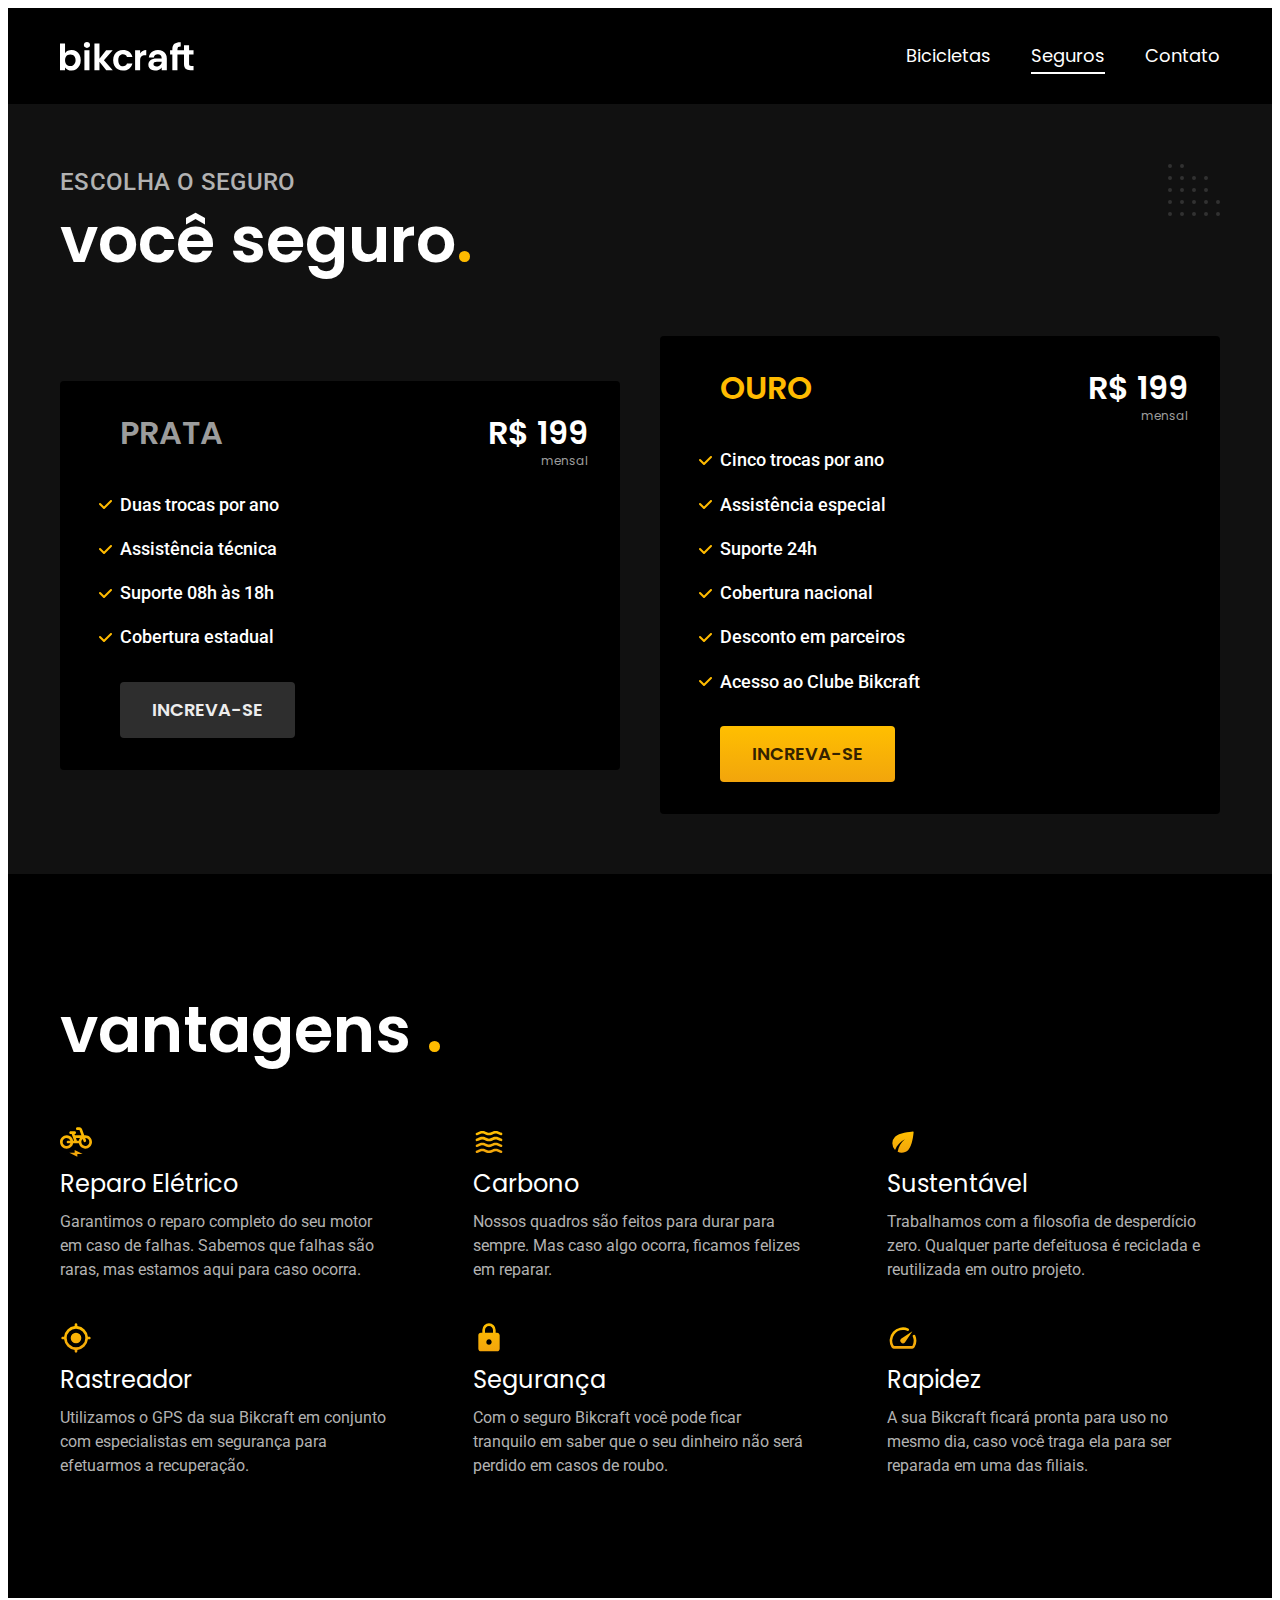
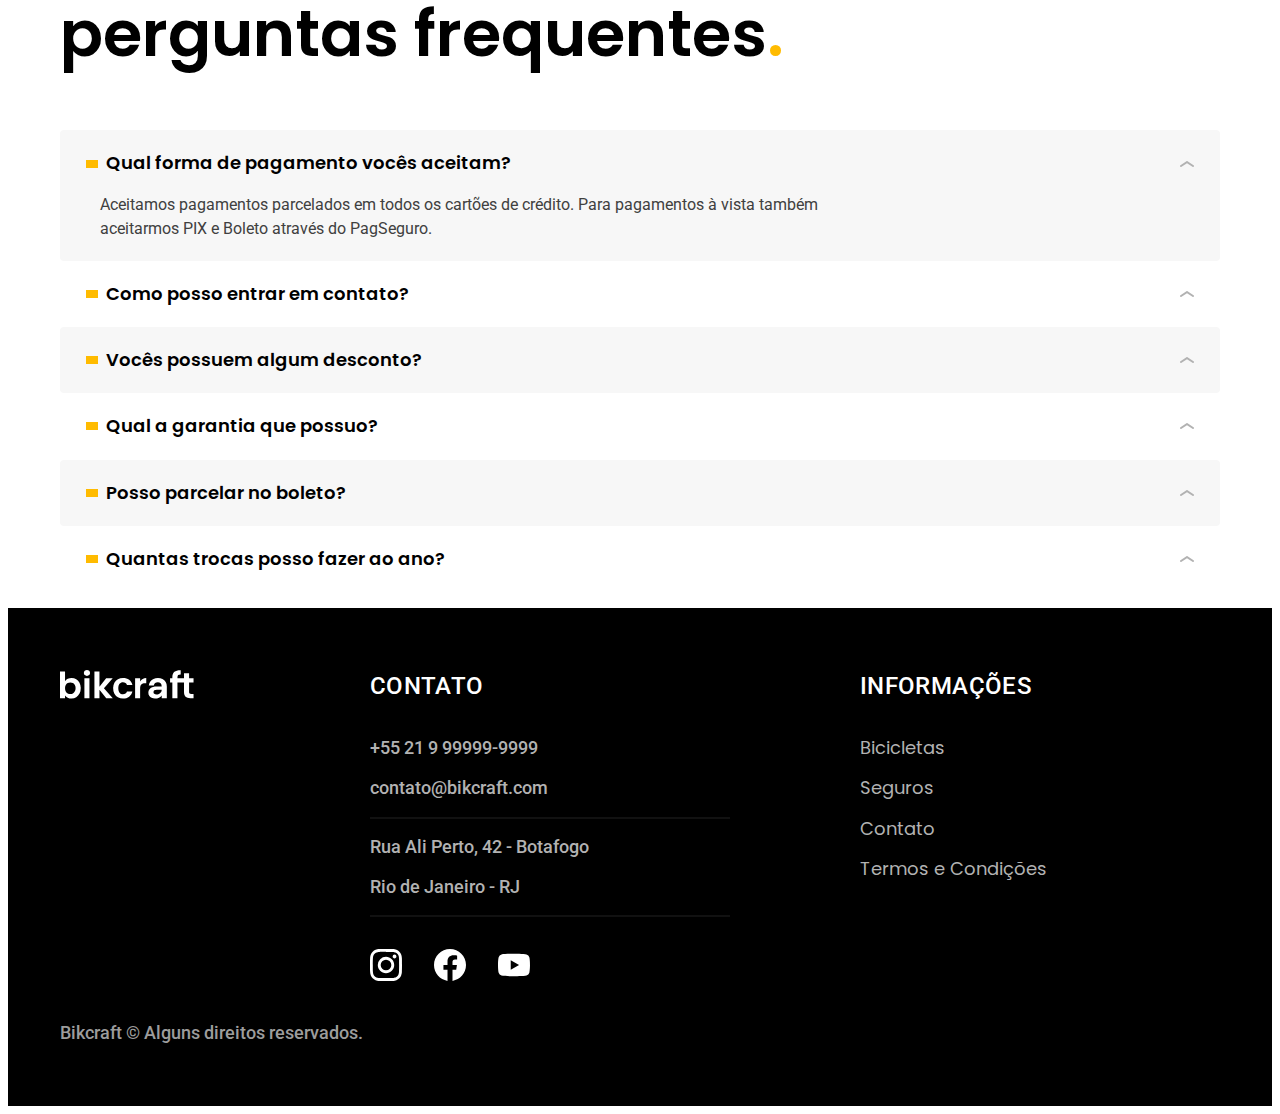
<file: seguros.html>
<head>
  <meta charset="UTF-8">
  <meta name="viewport" content="width=device-width, initial-scale=1.0">
  <title>Termos e Condições / BikCraft - Bicicletas Elétricas</title>
  <meta name="description" content="Termos e Condições.">
  <link rel="icon" href="./favicon.svg" type="image/svg+xml">
  <link rel="preload" href="./css/style.min.css" as="style">
  <link rel="stylesheet" href="./css/style.min.css">

  <link rel="preconnect" href="https://fonts.googleapis.com">
  <link rel="preconnect" href="https://fonts.gstatic.com" crossorigin>
  <link href="https://fonts.googleapis.com/css2?family=Fira+Sans:wght@400;700&family=Merriweather:ital,wght@1,900&family=Poppins:wght@400;600&family=Roboto:wght@400;500&display=swap" rel="stylesheet">
  <script>document.documentElement.classList.add('js');</script>
  <link rel="preconnect" href="https://fonts.googleapis.com">
  <link rel="preconnect" href="https://fonts.gstatic.com" crossorigin>
  <link href="https://fonts.googleapis.com/css2?family=Fira+Sans:wght@400;700&family=Merriweather:ital,wght@1,900&family=Poppins:wght@400;600&family=Roboto:wght@400;500&display=swap" rel="stylesheet">
</head>

<body id="seguros">
  <header class="header-bg">
    <div class="header container">
      <a href="./">
        <img src="./img/bikcraft.svg" width="136" height="32" alt="Bikcraft">
      </a>

      <nav aria-label="primaria">
        <ul class="header-menu font-1-m cor-0">
          <li><a href="./bicicletas.html">Bicicletas</a></li>
          <li><a href="./seguros.html">Seguros</a></li>
          <li><a href="./contato.html">Contato</a></li>
        </ul>
      </nav>
    </div>
  </header>

  <main class="seguros-bg">
    <div class="titulo-bg">
      <div class="titulo container">
        <p class="font-2-l-b cor-5">Escolha o seguro</p>
        <h1 class="font-1-xxl cor-0">você seguro<span class="cor-p1">.</span></h1>
      </div>
    </div>

    <div class="seguros container fadeInLeft" data-anime="200">
      <div class="seguros-item">
        <h3 class="font-1-xl cor-6">PRATA</h3>
        <span class="font-1-xl cor-0">R$ 199 <span class="font-1-xs cor-6">mensal</span></span>
        <ul class="font-2-m cor-0">
          <li>Duas trocas por ano</li>
          <li>Assistência técnica</li>
          <li>Suporte 08h às 18h</li>
          <li>Cobertura estadual</li>
        </ul>
        <a class="botao secundario" href="./orcamento.html?tipo=seguro&produto=prata">Increva-se</a>
      </div>

      <div class="seguros-item fadeInRight" data-anime="400">
        <h3 class="font-1-xl cor-p1">OURO</h3>
        <span class="font-1-xl cor-0">R$ 199 <span class="font-1-xs cor-6">mensal</span></span>
        <ul class="font-2-m cor-0">
          <li>Cinco trocas por ano</li>
          <li>Assistência especial</li>
          <li>Suporte 24h</li>
          <li>Cobertura nacional</li>
          <li>Desconto em parceiros</li>
          <li>Acesso ao Clube Bikcraft</li>
        </ul>
        <a class="botao" href="./orcamento.html?tipo=seguro&produto=ouro">Increva-se</a>
      </div>
    </div>
  </main>

  <article class="vantagens-bg">
    <div class="vantagens container">
      <h2 class="font-1-xxl cor-0">vantagens <span class="cor-p1">.</span></h2>
      <ul>
        <li>
          <img src="./img/icones/eletrica.svg" width="32" height="32" alt="">
          <h3 class="font-1-l cor-0">Reparo Elétrico</h3>
          <p class="font-2-s cor-5">Garantimos o reparo completo do seu motor em caso de falhas.
            Sabemos que falhas são raras, mas estamos aqui para caso ocorra.
          </p>
        </li>
        <li>
          <img src="./img/icones/carbono.svg" width="32" height="32" alt="">
          <h3 class="font-1-l cor-0">Carbono</h3>
          <p class="font-2-s cor-5">Nossos quadros são feitos para durar para sempre.
            Mas caso algo ocorra, ficamos felizes em reparar.
          </p>
        </li>
        <li>
          <img src="./img/icones/sustentavel.svg" width="32" height="32" alt="">
          <h3 class="font-1-l cor-0">Sustentável</h3>
          <p class="font-2-s cor-5">Trabalhamos com a filosofia de desperdício zero.
            Qualquer parte defeituosa é reciclada e reutilizada em outro projeto.
          </p>
        </li>
        <li>
          <img src="./img/icones/rastreador.svg" width="32" height="32" alt="">
          <h3 class="font-1-l cor-0">Rastreador</h3>
          <p class="font-2-s cor-5">Utilizamos o GPS da sua Bikcraft em conjunto
            com especialistas em segurança para efetuarmos a recuperação.
          </p>
        </li>
        <li>
          <img src="./img/icones/seguro.svg" width="32" height="32" alt="">
          <h3 class="font-1-l cor-0">Segurança</h3>
          <p class="font-2-s cor-5">Com o seguro Bikcraft você pode ficar tranquilo em saber
            que o seu dinheiro não será perdido em casos de roubo.
          </p>
        </li>
        <li>
          <img src="./img/icones/velocidade.svg" width="32" height="32" alt="">
          <h3 class="font-1-l cor-0">Rapidez</h3>
          <p class="font-2-s cor-5">A sua Bikcraft ficará pronta para uso no mesmo dia,
            caso você traga ela para ser reparada em uma das filiais.
          </p>
        </li>
      </ul>
    </div>
  </article>

  <article class="perguntas container">
    <h2 class="font-1-xxl">perguntas frequentes<span class="cor-p1">.</span></h2>
    <dl>
      <div>
        <dt>
          <button class="font-1-m-b" aria-controls="pergunta1" aria-expanded="true">
            Qual forma de pagamento vocês aceitam?
          </button>
        </dt>
        <dd id="pergunta1" class="font-2-s cor-9 ativa">Aceitamos pagamentos parcelados em todos os cartões de crédito.
          Para pagamentos à vista também aceitarmos PIX e Boleto através do PagSeguro.
        </dd>
      </div>
      <div>
        <dt>
          <button class="font-1-m-b" aria-controls="pergunta2" aria-expanded="false">
            Como posso entrar em contato?
          </button>
        </dt>
        <dd id="pergunta2" class="font-2-s cor-9">
          Aceitamos pagamentos parcelados em todos os cartões de crédito.
          Para pagamentos à vista também aceitarmos PIX e Boleto através do PagSeguro.
        </dd>
      </div>
      <div>
        <dt>
          <button class="font-1-m-b" aria-controls="pergunta3" aria-expanded="false">
            Vocês possuem algum desconto?
          </button>
        </dt>
        <dd id="pergunta3" class="font-2-s cor-9">
          Aceitamos pagamentos parcelados em todos os cartões de crédito.
          Para pagamentos à vista também aceitarmos PIX e Boleto através do PagSeguro.
        </dd>
      </div>
      <div>
        <dt>
          <button class="font-1-m-b" aria-controls="pergunta4" aria-expanded="false">
            Qual a garantia que possuo?
          </button>
        </dt>
        <dd id="pergunta4" class="font-2-s cor-9">
          Aceitamos pagamentos parcelados em todos os cartões de crédito.
          Para pagamentos à vista também aceitarmos PIX e Boleto através do PagSeguro.
        </dd>
      </div>
      <div>
        <dt>
          <button class="font-1-m-b" aria-controls="pergunta5" aria-expanded="false">
            Posso parcelar no boleto?
          </button>
        </dt>
        <dd id="pergunta5" class="font-2-s cor-9">
          Aceitamos pagamentos parcelados em todos os cartões de crédito.
          Para pagamentos à vista também aceitarmos PIX e Boleto através do PagSeguro.
        </dd>
      </div>
      <div>
        <dt>
          <button class="font-1-m-b" aria-controls="pergunta6" aria-expanded="false">
            Quantas trocas posso fazer ao ano?
          </button>
        </dt>
        <dd id="pergunta6" class="font-2-s cor-9">
          Aceitamos pagamentos parcelados em todos os cartões de crédito.
          Para pagamentos à vista também aceitarmos PIX e Boleto através do PagSeguro.
        </dd>
      </div>
    </dl>
  </article>
  <footer class="footer-bg">
    <div class="footer container">
      <img src="./img/bikcraft.svg" width="136" height="32" alt="Bikcraft">
      <div class="footer-contato">
        <h3 class="font-2-l-b cor-0">Contato</h3>
        <ul class=" font-2-m cor-5">
          <li><a href="tel:+5521999999999">+55 21 9 99999-9999</a></li>
          <li><a href="mailto:contato@bikcraft.com">contato@bikcraft.com</a></li>
          <li>Rua Ali Perto, 42 - Botafogo</li>
          <li>Rio de Janeiro - RJ</li>
        </ul>
        <div class="footer-redes">
          <a href="./">
            <img src="./img/redes/instagram.svg" width="32" height="32" alt="Instagram">
          </a>
          <a href="./">
            <img src="./img/redes/facebook.svg" width="32" height="32" alt="Facebook">
          </a>
          <a href="./">
            <img src="./img/redes/youtube.svg" width="32" height="32" alt="Youtube">
          </a>
        </div>
      </div>
      <div class="footer-informacoes">
        <h3 class="font-2-l-b cor-0">Informações</h3>
        <nav>
          <ul class="font-1-m cor-5">
            <li><a href="./bicicletas.html">Bicicletas</a></li>
            <li><a href="./seguros.html">Seguros</a></li>
            <li><a href="./contato.html">Contato</a></li>
            <li><a href="./termos.html">Termos e Condições</a></li>
          </ul>
        </nav>
      </div>
      <p class="footer-copy font-2-m cor-6">Bikcraft © Alguns direitos reservados.</p>
    </div>
  </footer>
  <script src="./js/plugins/simple-anime.js"></script>
  <script src="./js/script.js"></script>
</body>

</html>
</file>
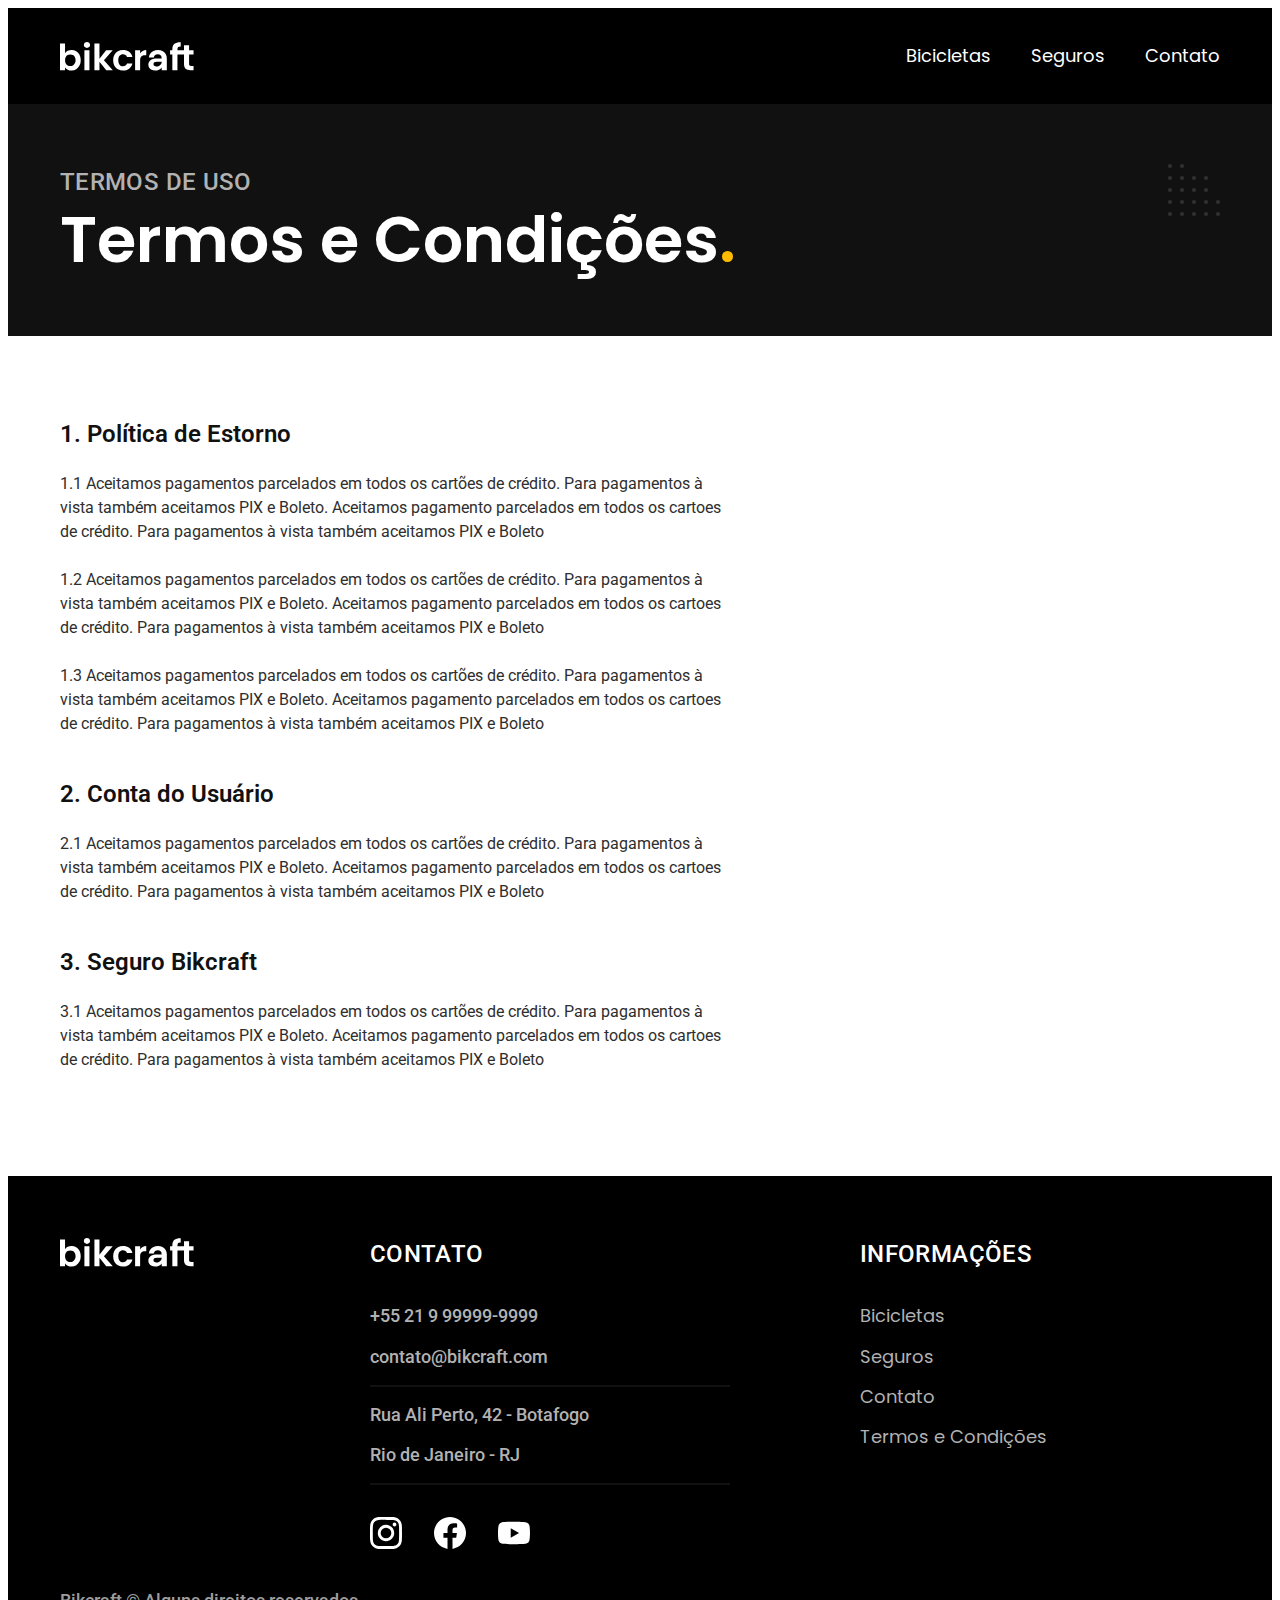
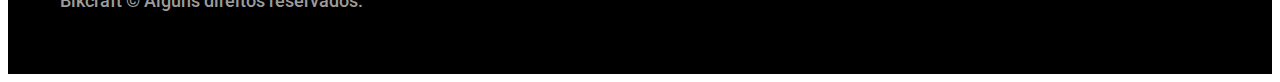
<file: termos.html>
<head>
  <meta charset="UTF-8">
  <meta name="viewport" content="width=device-width, initial-scale=1.0">
  <title>Termos e Condições / BikCraft - Bicicletas Elétricas</title>
  <meta name="description" content="Termos e Condições.">
  <link rel="icon" href="./favicon.svg" type="image/svg+xml">
  <link rel="preload" href="./css/style.min.css" as="style">
  <link rel="stylesheet" href="./css/style.min.css">

  <link rel="preconnect" href="https://fonts.googleapis.com">
  <link rel="preconnect" href="https://fonts.gstatic.com" crossorigin>
  <link href="https://fonts.googleapis.com/css2?family=Fira+Sans:wght@400;700&family=Merriweather:ital,wght@1,900&family=Poppins:wght@400;600&family=Roboto:wght@400;500&display=swap" rel="stylesheet">
  <script>document.documentElement.classList.add('js');</script>
  <link rel="preconnect" href="https://fonts.googleapis.com">
  <link rel="preconnect" href="https://fonts.gstatic.com" crossorigin>
  <link href="https://fonts.googleapis.com/css2?family=Fira+Sans:wght@400;700&family=Merriweather:ital,wght@1,900&family=Poppins:wght@400;600&family=Roboto:wght@400;500&display=swap" rel="stylesheet">
</head>

<body id="termos">
  <header class="header-bg">
    <div class="header container">
      <a href="./">
        <img src="./img/bikcraft.svg" width="136" height="32" alt="Bikcraft">
      </a>

      <nav aria-label="primaria">
        <ul class="header-menu font-1-m cor-0">
          <li><a href="./bicicletas.html">Bicicletas</a></li>
          <li><a href="./seguros.html">Seguros</a></li>
          <li><a href="./contato.html">Contato</a></li>
        </ul>
      </nav>
    </div>
  </header>
  <main>
    <div class="titulo-bg">
      <div class="titulo container">
        <p class="font-2-l-b cor-5">Termos de uso</p>
        <h1 class="font-1-xxl cor-0">Termos e Condições<span class="cor-p1">.</span></h1>
      </div>
    </div>
    <div class="termos font-2-s cor-10 container">
      <h2 class="font-1-1 cor-11">1. Política de Estorno</h2>
      <p>1.1 Aceitamos pagamentos parcelados em todos os cartões de crédito. Para pagamentos à vista também aceitamos PIX e Boleto. Aceitamos pagamento parcelados em todos
        os cartoes de crédito. Para pagamentos à vista também aceitamos PIX e Boleto
      </p>
      <p>1.2 Aceitamos pagamentos parcelados em todos os cartões de crédito. Para pagamentos à vista também aceitamos PIX e Boleto. Aceitamos pagamento parcelados em todos
        os cartoes de crédito. Para pagamentos à vista também aceitamos PIX e Boleto
      </p>
      <p>1.3 Aceitamos pagamentos parcelados em todos os cartões de crédito. Para pagamentos à vista também aceitamos PIX e Boleto. Aceitamos pagamento parcelados em todos
        os cartoes de crédito. Para pagamentos à vista também aceitamos PIX e Boleto
      </p>
      <h2 class="font-1-1 cor-11">2. Conta do Usuário</h2>
      <p>2.1 Aceitamos pagamentos parcelados em todos os cartões de crédito. Para pagamentos à vista também aceitamos PIX e Boleto. Aceitamos pagamento parcelados em todos
        os cartoes de crédito. Para pagamentos à vista também aceitamos PIX e Boleto
      </p>
      <h2 class="font-1-1 cor-11">3. Seguro Bikcraft</h2>
      <p>3.1 Aceitamos pagamentos parcelados em todos os cartões de crédito. Para pagamentos à vista também aceitamos PIX e Boleto. Aceitamos pagamento parcelados em todos
        os cartoes de crédito. Para pagamentos à vista também aceitamos PIX e Boleto
      </p>
    </div>
  </main>

  <footer class="footer-bg">
    <div class="footer container">
      <img src="./img/bikcraft.svg" width="136" height="32" alt="Bikcraft">
      <div class="footer-contato">
        <h3 class="font-2-l-b cor-0">Contato</h3>
        <ul class=" font-2-m cor-5">
          <li><a href="tel:+5521999999999">+55 21 9 99999-9999</a></li>
          <li><a href="mailto:contato@bikcraft.com">contato@bikcraft.com</a></li>
          <li>Rua Ali Perto, 42 - Botafogo</li>
          <li>Rio de Janeiro - RJ</li>
        </ul>
        <div class="footer-redes">
          <a href="./">
            <img src="./img/redes/instagram.svg" width="32" height="32" alt="Instagram">
          </a>
          <a href="./">
            <img src="./img/redes/facebook.svg" width="32" height="32" alt="Facebook">
          </a>
          <a href="./">
            <img src="./img/redes/youtube.svg" width="32" height="32" alt="Youtube">
          </a>
        </div>
      </div>
      <div class="footer-informacoes">
        <h3 class="font-2-l-b cor-0">Informações</h3>
        <nav>
          <ul class="font-1-m cor-5">
            <li><a href="./bicicletas.html">Bicicletas</a></li>
            <li><a href="./seguros.html">Seguros</a></li>
            <li><a href="./contato.html">Contato</a></li>
            <li><a href="./termos.html">Termos e Condições</a></li>
          </ul>
        </nav>
      </div>
      <p class="footer-copy font-2-m cor-6">Bikcraft © Alguns direitos reservados.</p>
    </div>
  </footer>
  <script src="./js/script.js"></script>
</body>

</html>
</file>
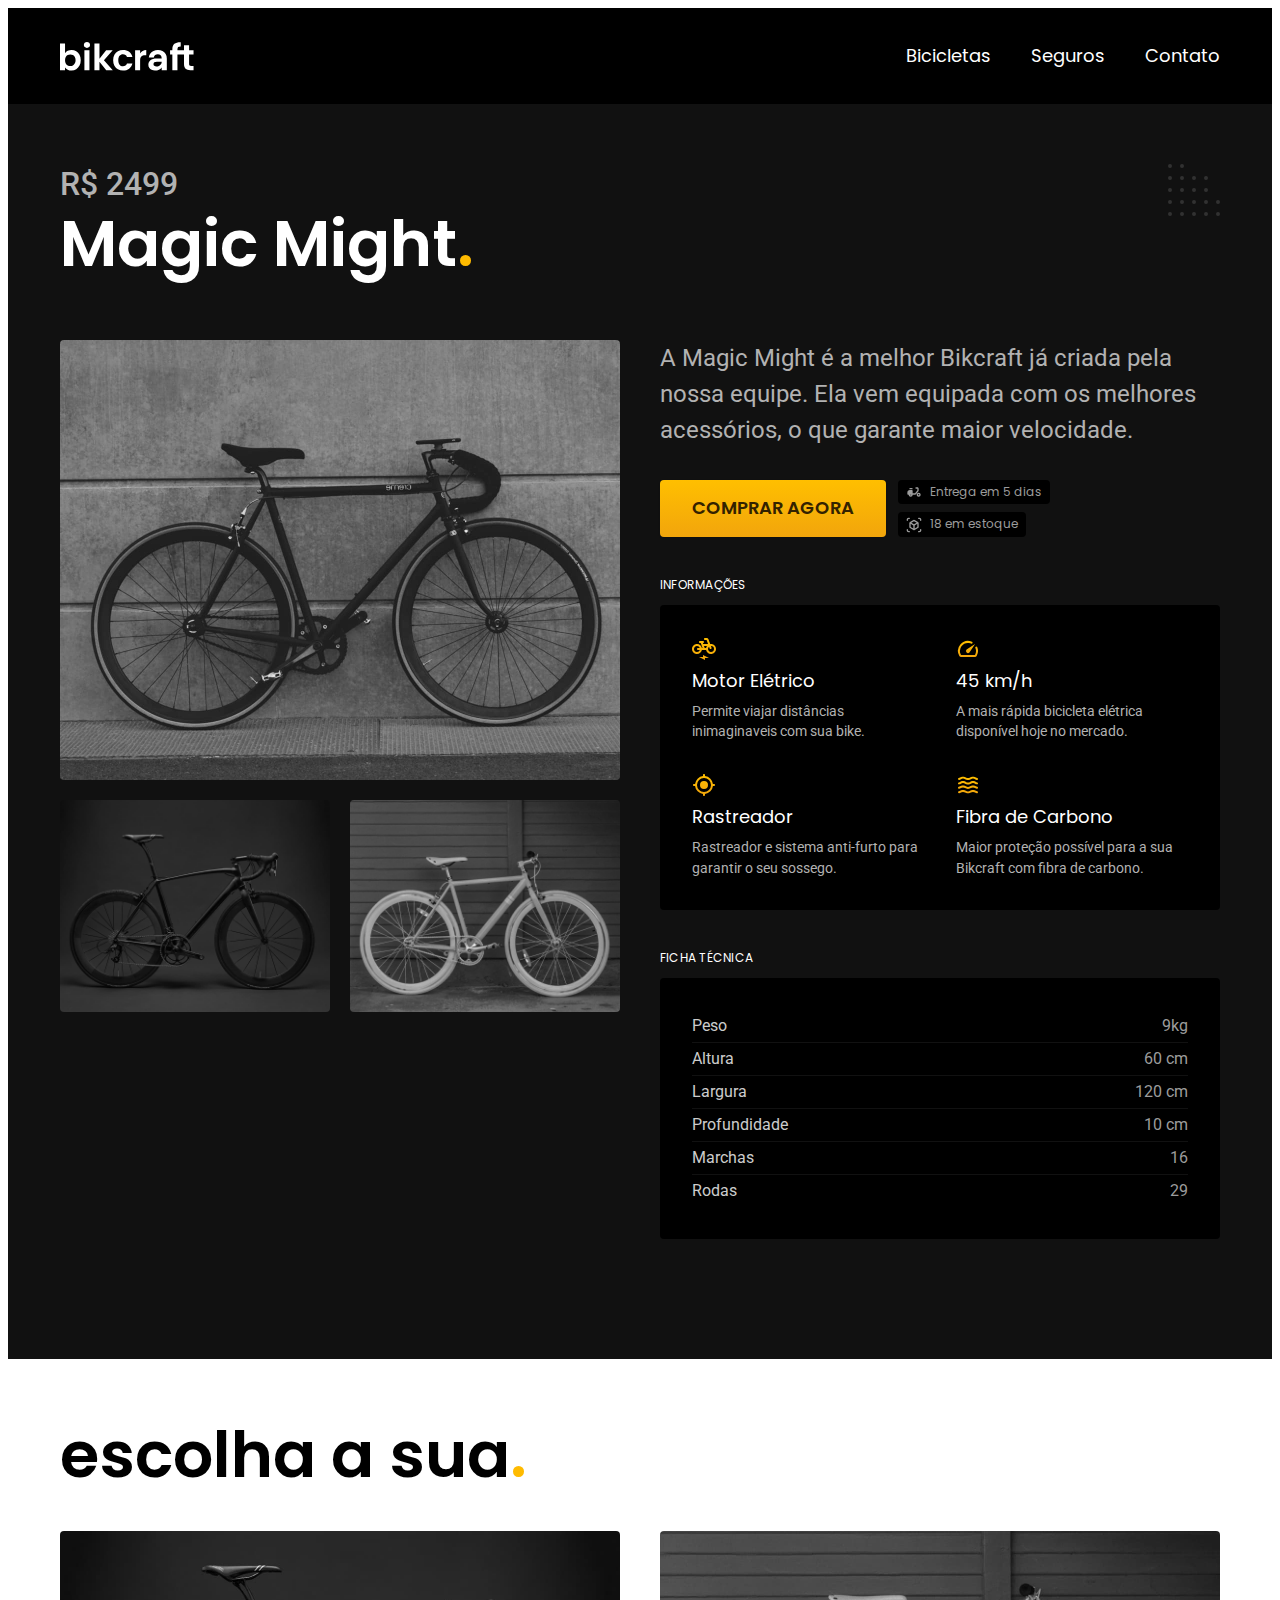
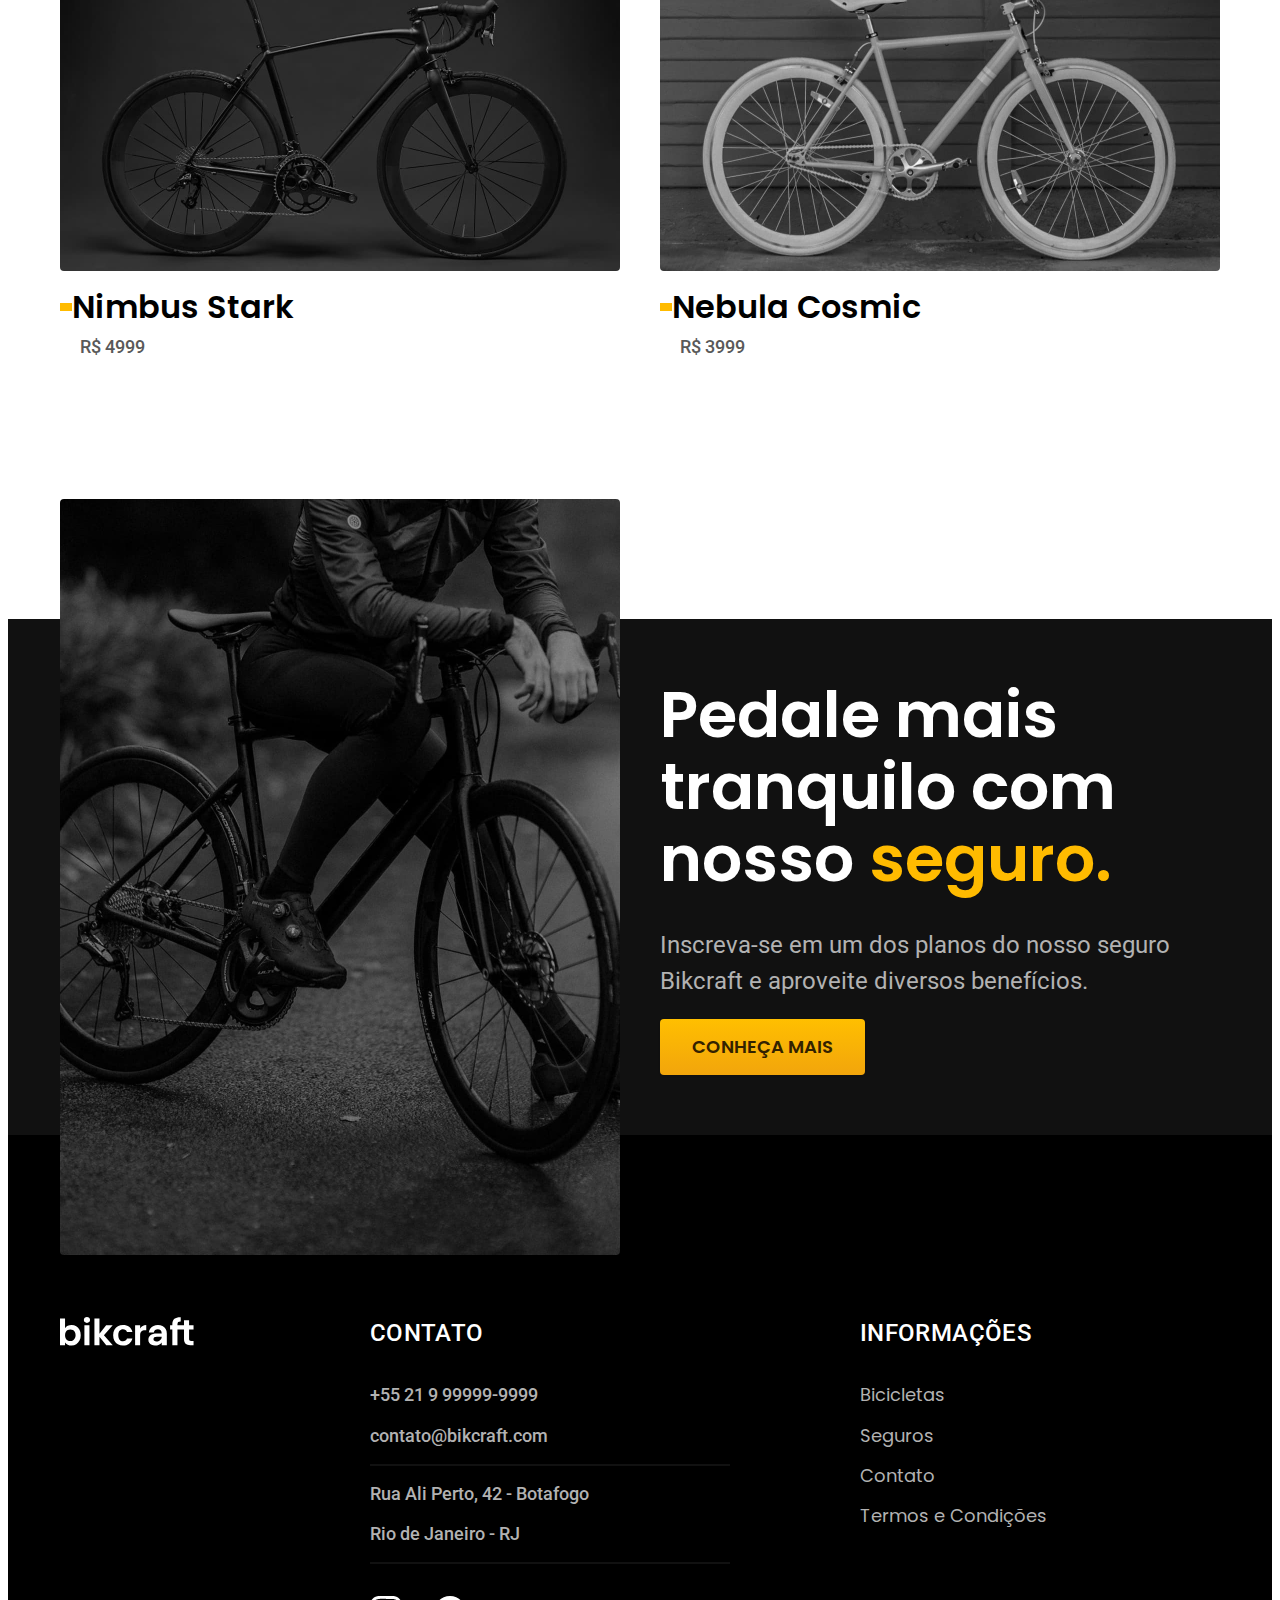
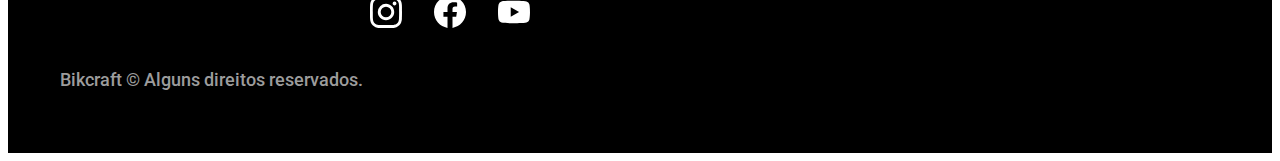
<file: bicicletas/magic.html>
<head>
  <meta charset="UTF-8">
  <meta name="viewport" content="width=device-width, initial-scale=1.0">
  <title>Magic / BikCraft - Bicicletas Elétricas</title>
  <meta name="description" content="Magic.">
  <link rel="icon" href="../favicon.svg" type="image/svg+xml">
  <link rel="preload" href="../css/style.min.css" as="style">
  <link rel="stylesheet" href="../css/style.min.css">

  <link rel="preconnect" href="https://fonts.googleapis.com">
  <link rel="preconnect" href="https://fonts.gstatic.com" crossorigin>
  <link href="https://fonts.googleapis.com/css2?family=Fira+Sans:wght@400;700&family=Merriweather:ital,wght@1,900&family=Poppins:wght@400;600&family=Roboto:wght@400;500&display=swap" rel="stylesheet">
  <script>document.documentElement.classList.add('js');</script>
  <link rel="preconnect" href="https://fonts.googleapis.com">
  <link rel="preconnect" href="https://fonts.gstatic.com" crossorigin>
  <link href="https://fonts.googleapis.com/css2?family=Fira+Sans:wght@400;700&family=Merriweather:ital,wght@1,900&family=Poppins:wght@400;600&family=Roboto:wght@400;500&display=swap" rel="stylesheet">
</head>

<body id="bicicleta">
  <header class="header-bg">
    <div class="header container">
      <a href="../">
        <img src="../img/bikcraft.svg" alt="Bikcraft">
      </a>

      <nav aria-label="primaria">
        <ul class="header-menu font-1-m cor-0">
          <li><a href="../bicicletas.html">Bicicletas</a></li>
          <li><a href="../seguros.html">Seguros</a></li>
          <li><a href="../contato.html">Contato</a></li>
        </ul>
      </nav>
    </div>
  </header>

  <main class="titulo-bg">
    <div>
      <div class="titulo container">
        <p class="font-2-xl cor-5">R$ 2499</p>
        <h1 class="font-1-xxl cor-0">Magic Might<span class="cor-p1">.</span></h1>
      </div>
    </div>

    <div class="bicicleta container">
      <div class="bicicleta-imagens">
        <img src="../img/bicicleta/nimbus2.jpg" alt="Bicicleta 1">
        <img src="../img/bicicleta/nimbus1.jpg" alt="Bicicleta 2">
        <img src="../img/bicicleta/nimbus3.jpg" alt="Bicicleta 3">
      </div>
      <div class="bicicleta-conteudo">
        <p class="font-2-l cor-5">A Magic Might é a melhor Bikcraft já criada pela nossa equipe.
          Ela vem equipada com os melhores acessórios, o que garante maior velocidade.</p>
        <div class="bicicleta-comprar">
          <a class="botao" href="../orcamento.html?tipo=bikcraft&produto=magic">Comprar Agora</a>
          <span class="font-1-xs cor-6"><img src="../img/icones/entrega.svg" alt="">Entrega em 5 dias</span>
          <span class="font-1-xs cor-6"><img src="../img/icones/estoque.svg" alt="">18 em estoque</span>
        </div>

        <h2 class="font-1-xs cor-0">Informações</h2>
        <ul class="bicicleta-informacoes">
          <li>
            <img src="../img/icones/eletrica.svg" alt="">
            <h3 class="font-1-m cor-0">Motor Elétrico</h3>
            <p class="font-2-xs cor-5">Permite viajar distâncias inimaginaveis com sua bike.</p>
          </li>
          <li>
            <img src="../img/icones/velocidade.svg" alt="">
            <h3 class="font-1-m cor-0">45 km/h</h3>
            <p class="font-2-xs cor-5">A mais rápida bicicleta elétrica disponível hoje no mercado.</p>
          </li>
          <li>
            <img src="../img/icones/rastreador.svg" alt="">
            <h3 class="font-1-m cor-0">Rastreador</h3>
            <p class="font-2-xs cor-5">Rastreador e sistema anti-furto para garantir o seu sossego.</p>
          </li>
          <li>
            <img src="../img/icones/carbono.svg" alt="">
            <h3 class="font-1-m cor-0">Fibra de Carbono</h3>
            <p class="font-2-xs cor-5">Maior proteção possível para a sua Bikcraft com fibra de carbono.</p>
          </li>
        </ul>
        <h2 class="font-1-xs cor-0">Ficha Técnica</h2>
        <ul class="bicicleta-ficha font-2-s cor-4">
          <li>Peso <span>9kg</span></li>
          <li>Altura <span>60 cm</span></li>
          <li>Largura <span>120 cm</span></li>
          <li>Profundidade <span>10 cm</span></li>
          <li>Marchas <span>16</span></li>
          <li>Rodas <span>29</span></li>
        </ul>
      </div>
    </div>
  </main>

  <article class="bicicletas-lista container">
    <h2 class=" font-1-xxl">escolha a sua<span class="cor-p1">.</span></h2>
    <ul>
      <li>
        <a href="./nimbus.html">
          <img src="../img/bicicletas/nimbus.jpg" alt="Bicicleta preta">
          <h3 class="font-1-xl">Nimbus Stark</h3>
          <span class="font-2-m cor-8">R$ 4999</span>
        </a>
      </li>
      <li>
        <a href="./nebula.html">
          <img src="../img/bicicletas/nebula.jpg" alt="Bicicleta preta">
          <h3 class="font-1-xl">Nebula Cosmic</h3>
          <span class="font-2-m cor-8">R$ 3999</span>
        </a>
      </li>
    </ul>
  </article>

  <article class="seguro-bg">
    <div class="seguro container">
      <div class="seguro-imagem">
        <img src="../img/fotos/seguros.jpg" alt="Pessoa para em cima de uma bicicleta.">
      </div>
      <div class="seguro-conteudo">
        <h2 class="font-1-xxl cor-0">Pedale mais tranquilo com nosso <span class="cor-p1">seguro.</span></h2>
        <p class="font-2-l cor-5">Inscreva-se em um dos planos do nosso seguro Bikcraft e aproveite diversos benefícios.</p>
        <a class="botao" href="../seguros.html">Conheça Mais</a>
      </div>
    </div>
  </article>

  <footer class="footer-bg">
    <div class="footer container">
      <img src="../img/bikcraft.svg" alt="Bikcraft">
      <div class="footer-contato">
        <h3 class="font-2-l-b cor-0">Contato</h3>
        <ul class=" font-2-m cor-5">
          <li><a href="tel:+5521999999999">+55 21 9 99999-9999</a></li>
          <li><a href="mailto:contato@bikcraft.com">contato@bikcraft.com</a></li>
          <li>Rua Ali Perto, 42 - Botafogo</li>
          <li>Rio de Janeiro - RJ</li>
        </ul>
        <div class="footer-redes">
          <a href="../">
            <img src="../img/redes/instagram.svg" alt="Instagram">
          </a>
          <a href="../">
            <img src="../img/redes/facebook.svg" alt="Facebook">
          </a>
          <a href="../">
            <img src="../img/redes/youtube.svg" alt="Youtube">
          </a>
        </div>
      </div>
      <div class="footer-informacoes">
        <h3 class="font-2-l-b cor-0">Informações</h3>
        <nav>
          <ul class="font-1-m cor-5">
            <li><a href="../bicicletas.html">Bicicletas</a></li>
            <li><a href="../seguros.html">Seguros</a></li>
            <li><a href="../contato.html">Contato</a></li>
            <li><a href="../termos.html">Termos e Condições</a></li>

          </ul>
        </nav>
      </div>
      <p class="footer-copy font-2-m cor-6">Bikcraft © Alguns direitos reservados.</p>

    </div>
  </footer>
  <script src="../js/script.js"></script>
</body>

</html>
</file>
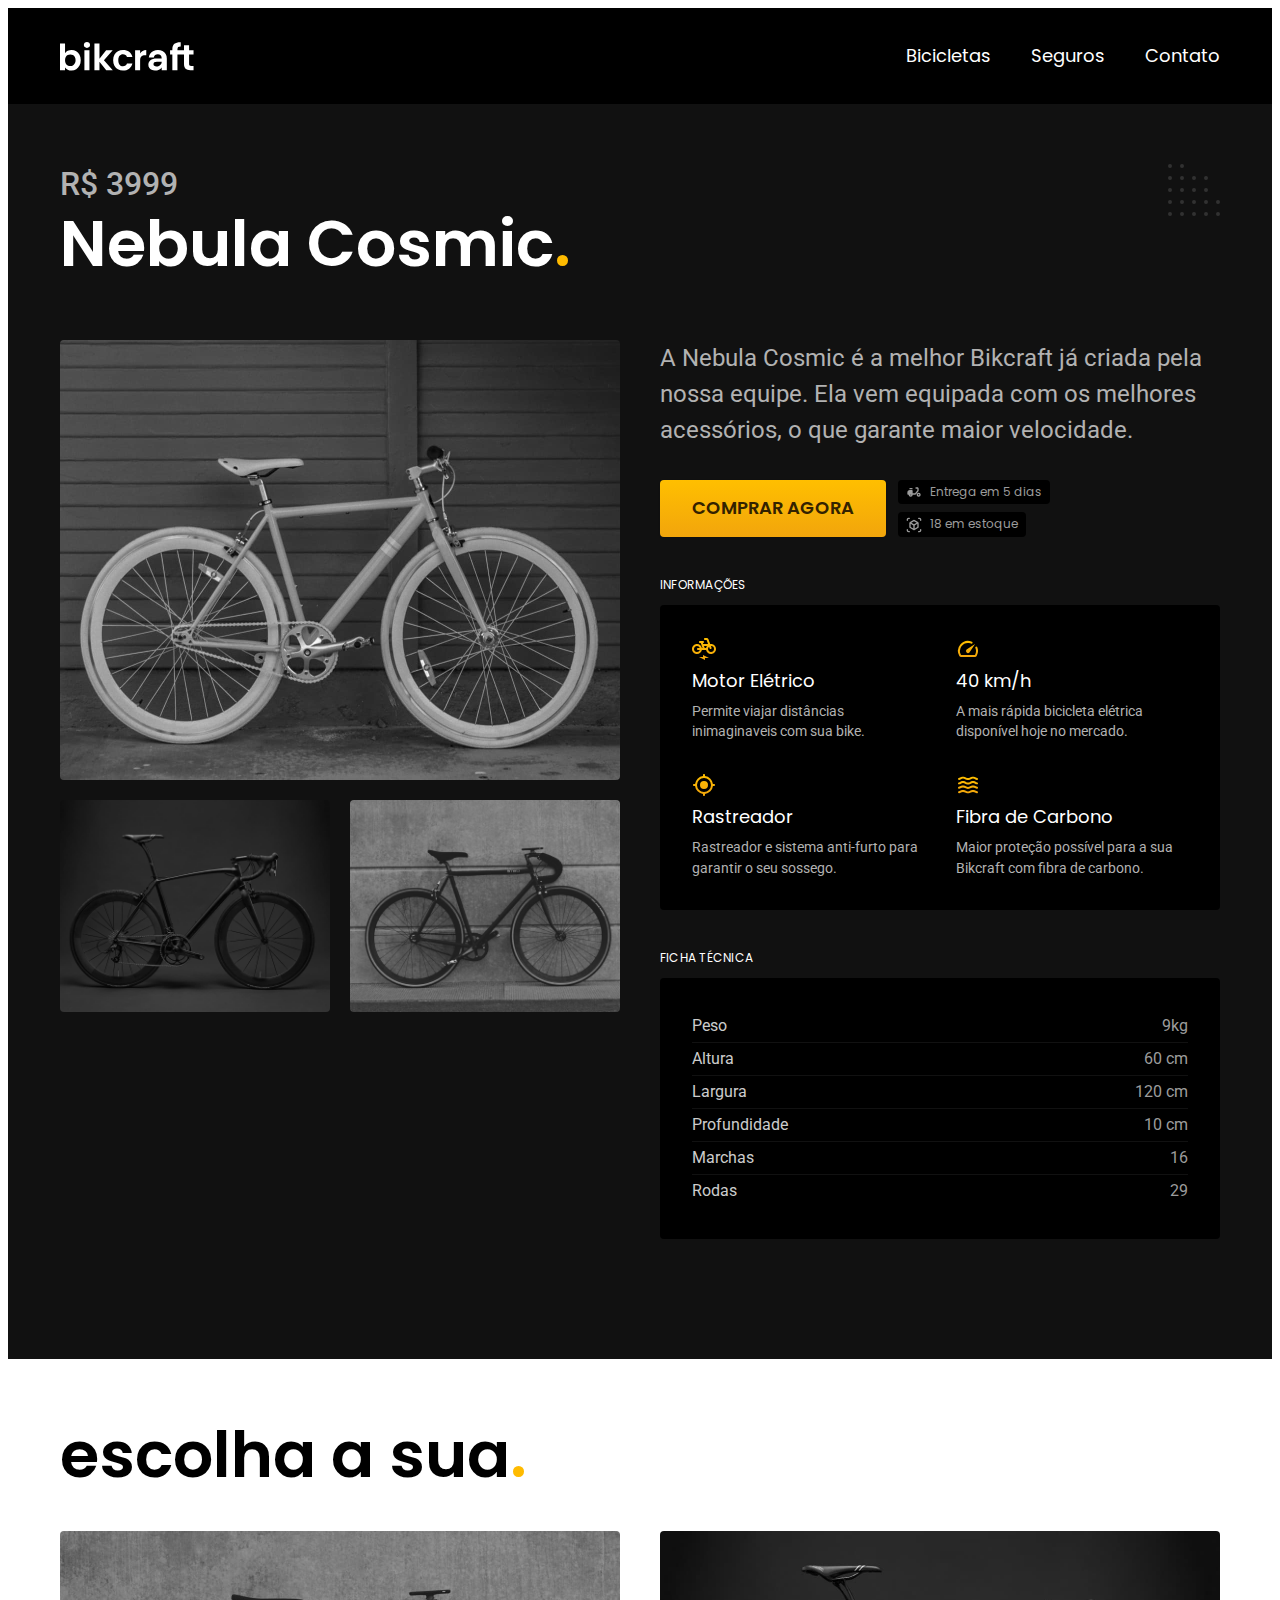
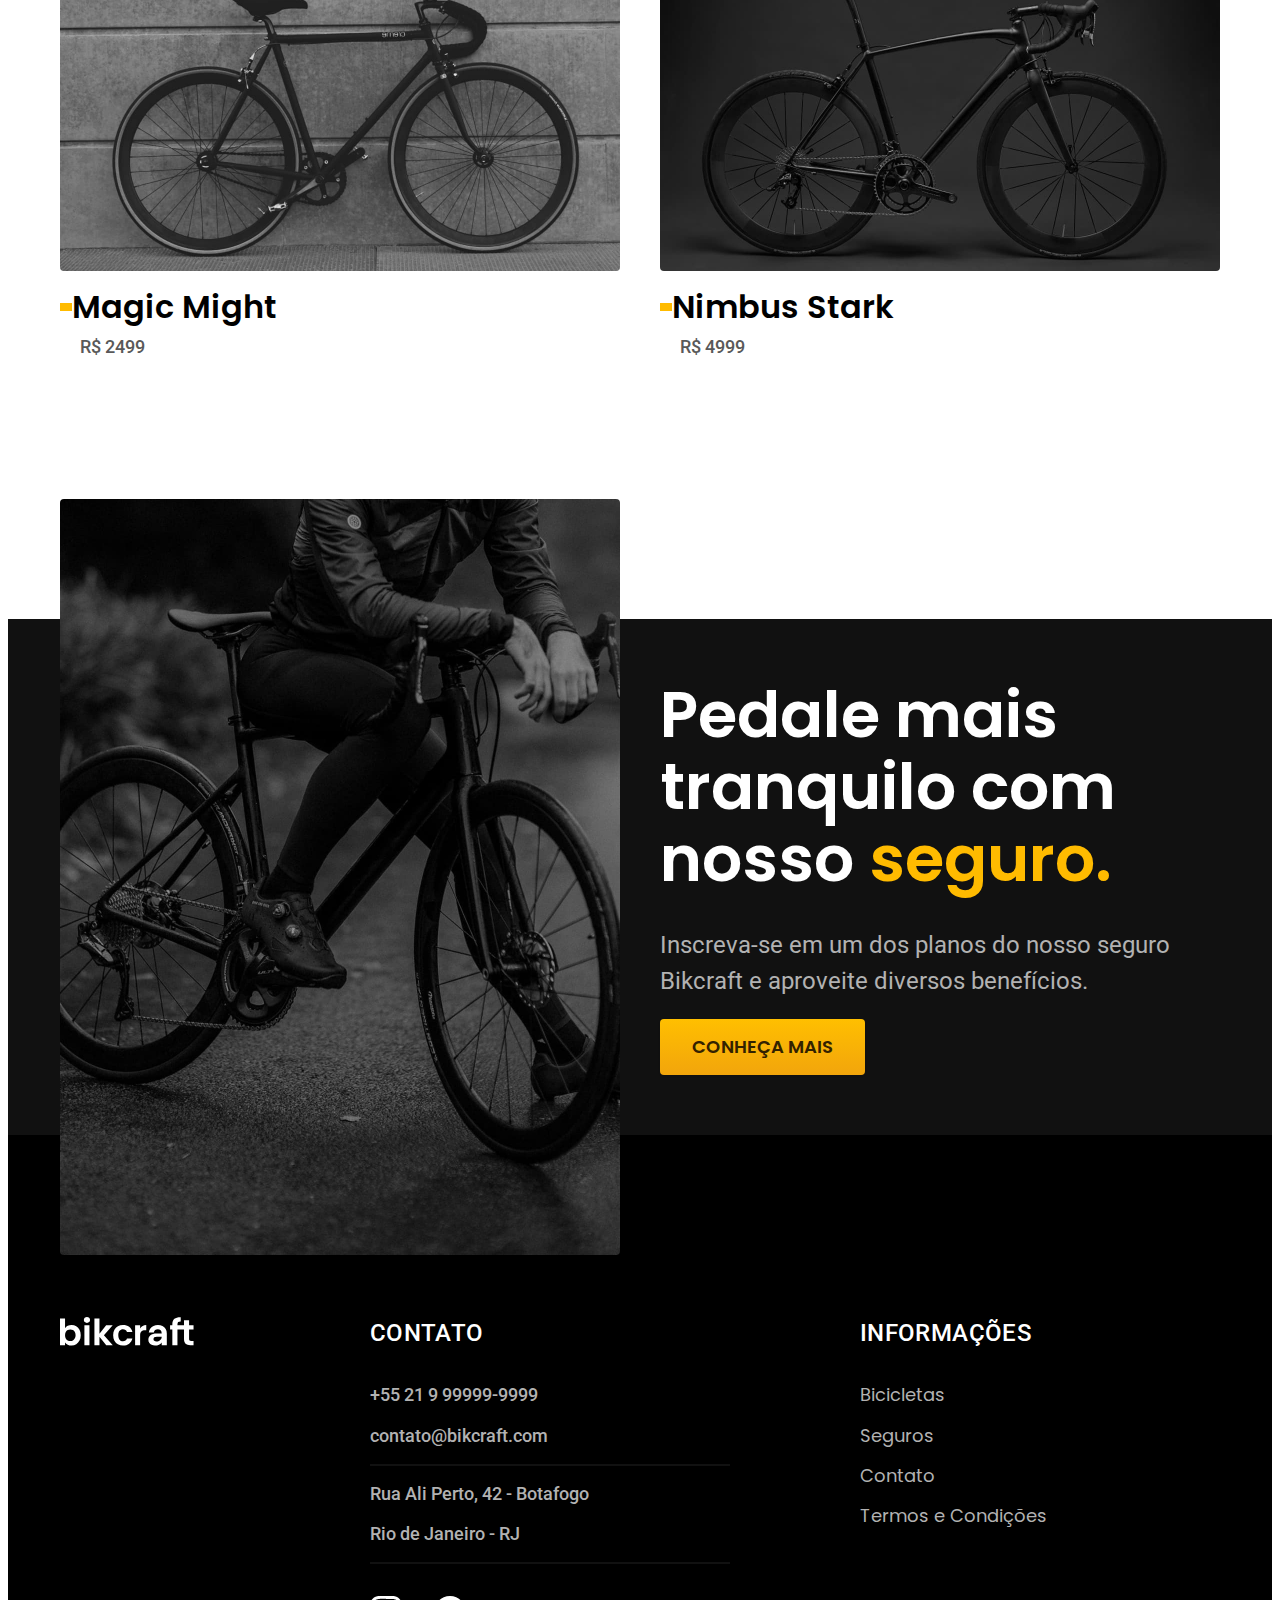
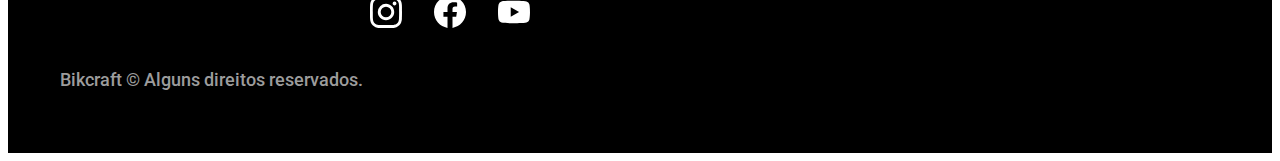
<file: bicicletas/nebula.html>
<head>
  <meta charset="UTF-8">
  <meta name="viewport" content="width=device-width, initial-scale=1.0">
  <title>Nebula / BikCraft - Bicicletas Elétricas</title>
  <meta name="description" content="Nebula.">
  <link rel="icon" href="../favicon.svg" type="image/svg+xml">
  <link rel="preload" href="../css/style.min.css" as="style">
  <link rel="stylesheet" href="../css/style.min.css">

  <link rel="preconnect" href="https://fonts.googleapis.com">
  <link rel="preconnect" href="https://fonts.gstatic.com" crossorigin>
  <link href="https://fonts.googleapis.com/css2?family=Fira+Sans:wght@400;700&family=Merriweather:ital,wght@1,900&family=Poppins:wght@400;600&family=Roboto:wght@400;500&display=swap" rel="stylesheet">
  <script>document.documentElement.classList.add('js');</script>
  <link rel="preconnect" href="https://fonts.googleapis.com">
  <link rel="preconnect" href="https://fonts.gstatic.com" crossorigin>
  <link href="https://fonts.googleapis.com/css2?family=Fira+Sans:wght@400;700&family=Merriweather:ital,wght@1,900&family=Poppins:wght@400;600&family=Roboto:wght@400;500&display=swap" rel="stylesheet">
</head>

<body id="bicicleta">
  <header class="header-bg">
    <div class="header container">
      <a href="../">
        <img src="../img/bikcraft.svg" alt="Bikcraft">
      </a>

      <nav aria-label="primaria">
        <ul class="header-menu font-1-m cor-0">
          <li><a href="../bicicletas.html">Bicicletas</a></li>
          <li><a href="../seguros.html">Seguros</a></li>
          <li><a href="../contato.html">Contato</a></li>
        </ul>
      </nav>
    </div>
  </header>

  <main class="titulo-bg">
    <div>
      <div class="titulo container">
        <p class="font-2-xl cor-5">R$ 3999</p>
        <h1 class="font-1-xxl cor-0">Nebula Cosmic<span class="cor-p1">.</span></h1>
      </div>
    </div>

    <div class="bicicleta container">
      <div class="bicicleta-imagens">
        <img src="../img/bicicleta/nimbus3.jpg" alt="Bicicleta 1">
        <img src="../img/bicicleta/nimbus1.jpg" alt="Bicicleta 2">
        <img src="../img/bicicleta/nimbus2.jpg" alt="Bicicleta 3">
      </div>
      <div class="bicicleta-conteudo">
        <p class="font-2-l cor-5">A Nebula Cosmic é a melhor Bikcraft já criada pela nossa equipe.
          Ela vem equipada com os melhores acessórios, o que garante maior velocidade.</p>
        <div class="bicicleta-comprar">
          <a class="botao" href="../orcamento.html?tipo=bikcraft&produto=nebula">Comprar Agora</a>
          <span class="font-1-xs cor-6"><img src="../img/icones/entrega.svg" alt="">Entrega em 5 dias</span>
          <span class="font-1-xs cor-6"><img src="../img/icones/estoque.svg" alt="">18 em estoque</span>
        </div>

        <h2 class="font-1-xs cor-0">Informações</h2>
        <ul class="bicicleta-informacoes">
          <li>
            <img src="../img/icones/eletrica.svg" alt="">
            <h3 class="font-1-m cor-0">Motor Elétrico</h3>
            <p class="font-2-xs cor-5">Permite viajar distâncias inimaginaveis com sua bike.</p>
          </li>
          <li>
            <img src="../img/icones/velocidade.svg" alt="">
            <h3 class="font-1-m cor-0">40 km/h</h3>
            <p class="font-2-xs cor-5">A mais rápida bicicleta elétrica disponível hoje no mercado.</p>
          </li>
          <li>
            <img src="../img/icones/rastreador.svg" alt="">
            <h3 class="font-1-m cor-0">Rastreador</h3>
            <p class="font-2-xs cor-5">Rastreador e sistema anti-furto para garantir o seu sossego.</p>
          </li>
          <li>
            <img src="../img/icones/carbono.svg" alt="">
            <h3 class="font-1-m cor-0">Fibra de Carbono</h3>
            <p class="font-2-xs cor-5">Maior proteção possível para a sua Bikcraft com fibra de carbono.</p>
          </li>
        </ul>
        <h2 class="font-1-xs cor-0">Ficha Técnica</h2>
        <ul class="bicicleta-ficha font-2-s cor-4">
          <li>Peso <span>9kg</span></li>
          <li>Altura <span>60 cm</span></li>
          <li>Largura <span>120 cm</span></li>
          <li>Profundidade <span>10 cm</span></li>
          <li>Marchas <span>16</span></li>
          <li>Rodas <span>29</span></li>
        </ul>
      </div>
    </div>
  </main>

  <article class="bicicletas-lista container">
    <h2 class=" font-1-xxl">escolha a sua<span class="cor-p1">.</span></h2>
    <ul>
      <li>
        <a href="./magic.html">
          <img src="../img/bicicletas/magic.jpg" alt="Bicicleta preta">
          <h3 class="font-1-xl">Magic Might</h3>
          <span class="font-2-m cor-8">R$ 2499</span>
        </a>
      </li>
      <li>
        <a href="./nimbus.html">
          <img src="../img/bicicletas/nimbus.jpg" alt="Bicicleta preta">
          <h3 class="font-1-xl">Nimbus Stark</h3>
          <span class="font-2-m cor-8">R$ 4999</span>
        </a>
      </li>
    </ul>
  </article>

  <article class="seguro-bg">
    <div class="seguro container">
      <div class="seguro-imagem">
        <img src="../img/fotos/seguros.jpg" alt="Pessoa para em cima de uma bicicleta.">
      </div>
      <div class="seguro-conteudo">
        <h2 class="font-1-xxl cor-0">Pedale mais tranquilo com nosso <span class="cor-p1">seguro.</span></h2>
        <p class="font-2-l cor-5">Inscreva-se em um dos planos do nosso seguro Bikcraft e aproveite diversos benefícios.</p>
        <a class="botao" href="../seguros.html">Conheça Mais</a>
      </div>
    </div>
  </article>

  <footer class="footer-bg">
    <div class="footer container">
      <img src="../img/bikcraft.svg" alt="Bikcraft">
      <div class="footer-contato">
        <h3 class="font-2-l-b cor-0">Contato</h3>
        <ul class=" font-2-m cor-5">
          <li><a href="tel:+5521999999999">+55 21 9 99999-9999</a></li>
          <li><a href="mailto:contato@bikcraft.com">contato@bikcraft.com</a></li>
          <li>Rua Ali Perto, 42 - Botafogo</li>
          <li>Rio de Janeiro - RJ</li>
        </ul>
        <div class="footer-redes">
          <a href="../">
            <img src="../img/redes/instagram.svg" alt="Instagram">
          </a>
          <a href="../">
            <img src="../img/redes/facebook.svg" alt="Facebook">
          </a>
          <a href="../">
            <img src="../img/redes/youtube.svg" alt="Youtube">
          </a>
        </div>
      </div>
      <div class="footer-informacoes">
        <h3 class="font-2-l-b cor-0">Informações</h3>
        <nav>
          <ul class="font-1-m cor-5">
            <li><a href="../bicicletas.html">Bicicletas</a></li>
            <li><a href="../seguros.html">Seguros</a></li>
            <li><a href="../contato.html">Contato</a></li>
            <li><a href="../termos.html">Termos e Condições</a></li>

          </ul>
        </nav>
      </div>
      <p class="footer-copy font-2-m cor-6">Bikcraft © Alguns direitos reservados.</p>

    </div>
  </footer>
  <script src="../js/script.js"></script>
</body>

</html>
</file>
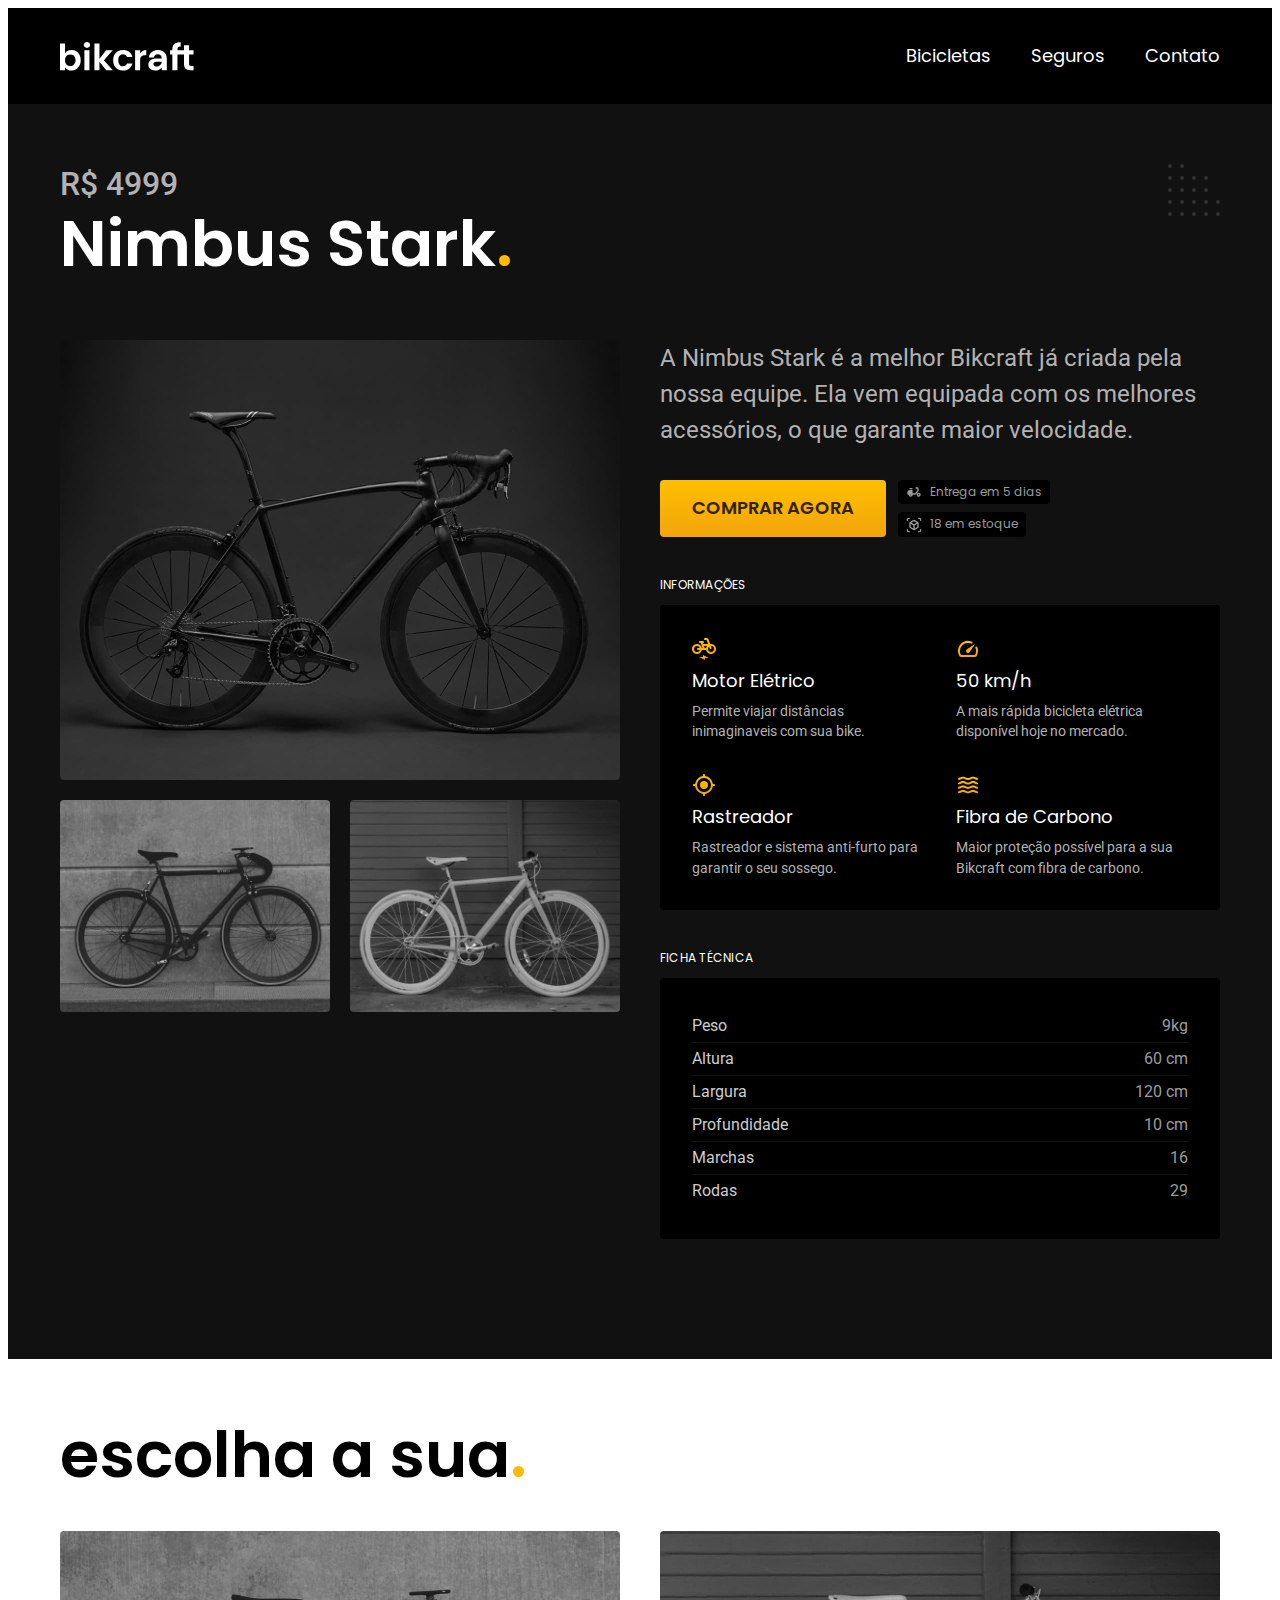
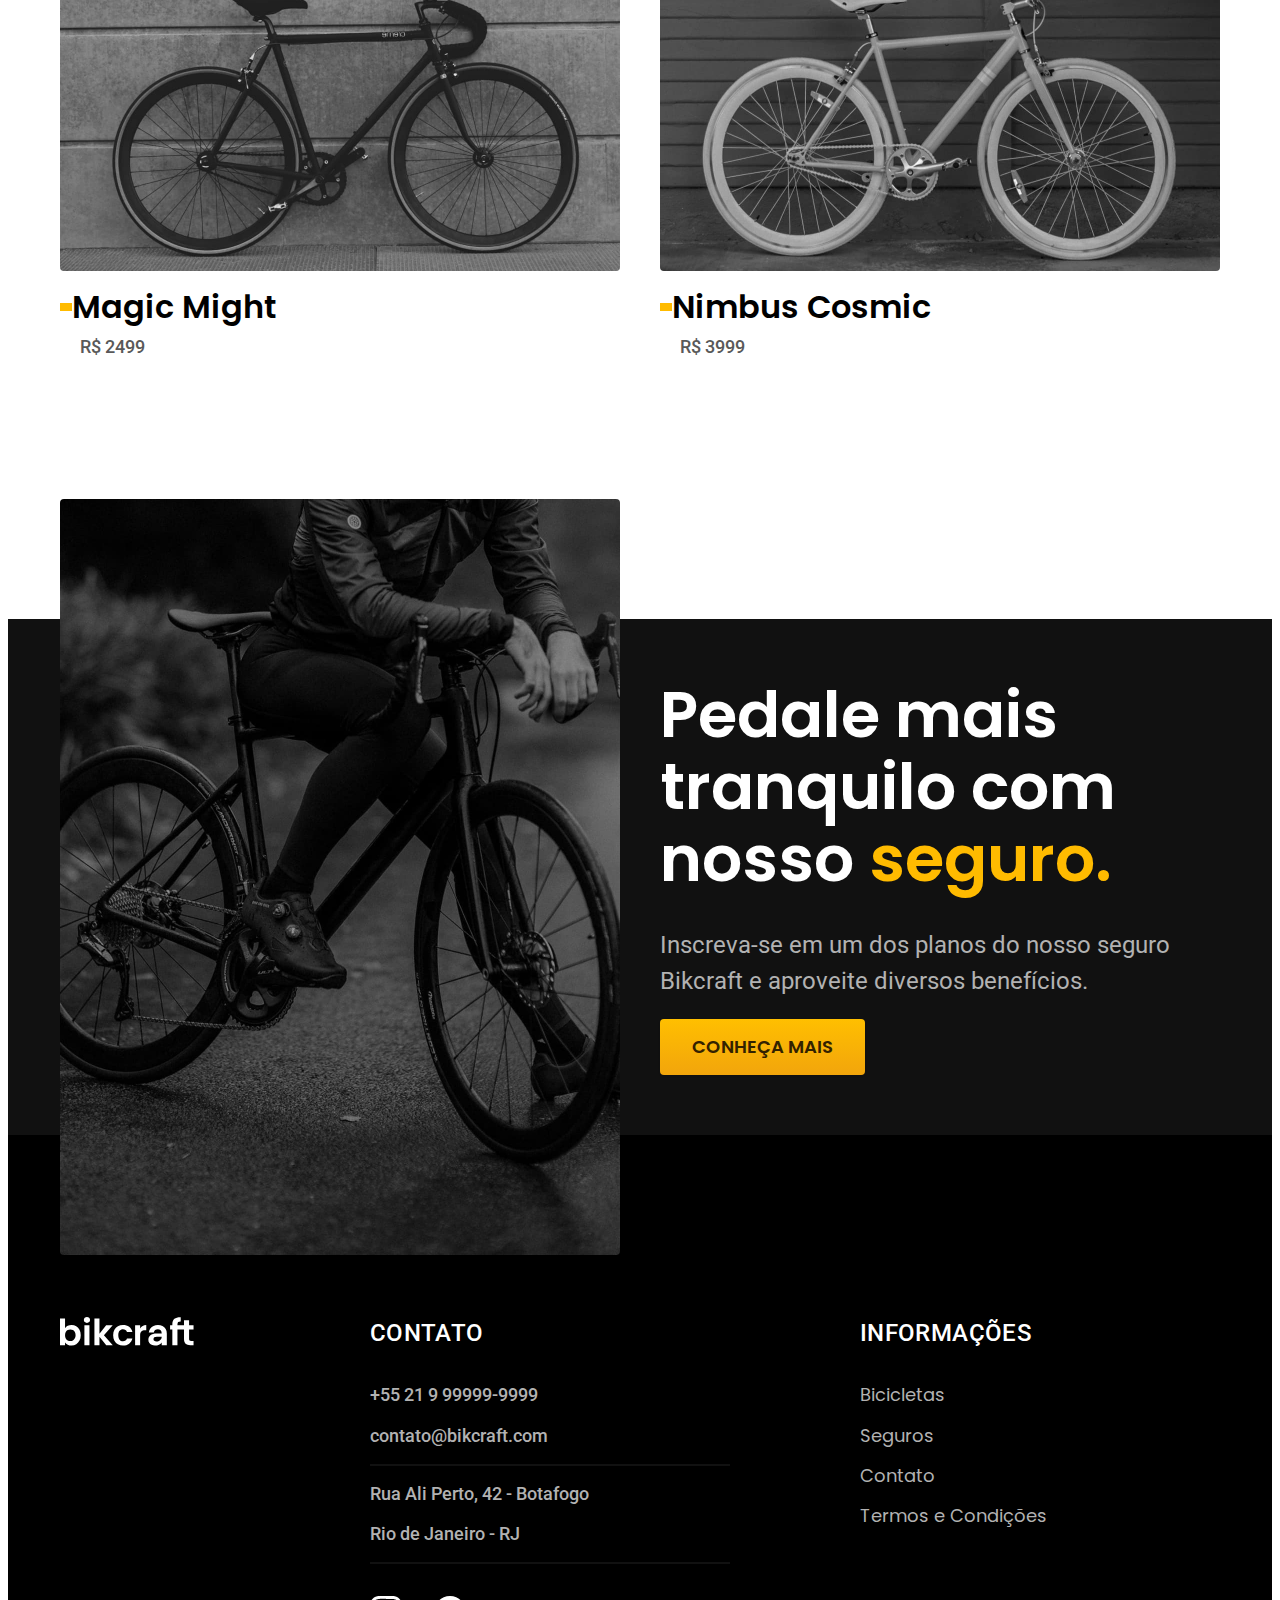
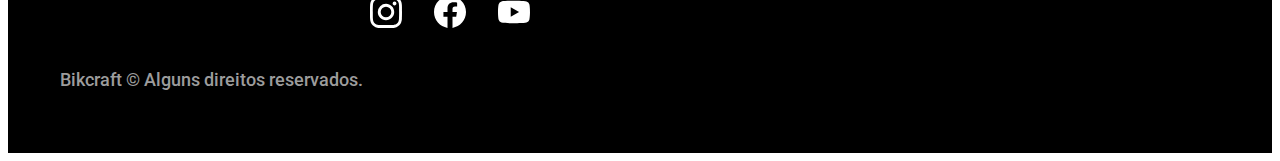
<file: bicicletas/nimbus.html>
<head>
  <meta charset="UTF-8">
  <meta name="viewport" content="width=device-width, initial-scale=1.0">
  <title>Nimbus / BikCraft - Bicicletas Elétricas</title>
  <meta name="description" content="Nimbus.">
  <link rel="icon" href="../favicon.svg" type="image/svg+xml">
  <link rel="preload" href="../css/style.min.css" as="style">
  <link rel="stylesheet" href="../css/style.min.css">

  <link rel="preconnect" href="https://fonts.googleapis.com">
  <link rel="preconnect" href="https://fonts.gstatic.com" crossorigin>
  <link href="https://fonts.googleapis.com/css2?family=Fira+Sans:wght@400;700&family=Merriweather:ital,wght@1,900&family=Poppins:wght@400;600&family=Roboto:wght@400;500&display=swap" rel="stylesheet">
  <script>document.documentElement.classList.add('js');</script>
  <link rel="preconnect" href="https://fonts.googleapis.com">
  <link rel="preconnect" href="https://fonts.gstatic.com" crossorigin>
  <link href="https://fonts.googleapis.com/css2?family=Fira+Sans:wght@400;700&family=Merriweather:ital,wght@1,900&family=Poppins:wght@400;600&family=Roboto:wght@400;500&display=swap" rel="stylesheet">
</head>

<body id="bicicleta">
  <header class="header-bg">
    <div class="header container">
      <a href="../">
        <img src="../img/bikcraft.svg" alt="Bikcraft">
      </a>

      <nav aria-label="primaria">
        <ul class="header-menu font-1-m cor-0">
          <li><a href="../bicicletas.html">Bicicletas</a></li>
          <li><a href="../seguros.html">Seguros</a></li>
          <li><a href="../contato.html">Contato</a></li>
        </ul>
      </nav>
    </div>
  </header>

  <main class="titulo-bg">
    <div>
      <div class="titulo container">
        <p class="font-2-xl cor-5">R$ 4999</p>
        <h1 class="font-1-xxl cor-0">Nimbus Stark<span class="cor-p1">.</span></h1>
      </div>
    </div>

    <div class="bicicleta container">
      <div class="bicicleta-imagens">
        <img src="../img/bicicleta/nimbus1.jpg" alt="Bicicleta 1">
        <img src="../img/bicicleta/nimbus2.jpg" alt="Bicicleta 2">
        <img src="../img/bicicleta/nimbus3.jpg" alt="Bicicleta 3">
      </div>
      <div class="bicicleta-conteudo">
        <p class="font-2-l cor-5">A Nimbus Stark é a melhor Bikcraft já criada pela nossa equipe.
          Ela vem equipada com os melhores acessórios, o que garante maior velocidade.</p>
        <div class="bicicleta-comprar">
          <a class="botao" href="../orcamento.html?tipo=bikcraft&produto=nimbus">Comprar Agora</a>
          <span class="font-1-xs cor-6"><img src="../img/icones/entrega.svg" alt="">Entrega em 5 dias</span>
          <span class="font-1-xs cor-6"><img src="../img/icones/estoque.svg" alt="">18 em estoque</span>
        </div>

        <h2 class="font-1-xs cor-0">Informações</h2>
        <ul class="bicicleta-informacoes">
          <li>
            <img src="../img/icones/eletrica.svg" alt="">
            <h3 class="font-1-m cor-0">Motor Elétrico</h3>
            <p class="font-2-xs cor-5">Permite viajar distâncias inimaginaveis com sua bike.</p>
          </li>
          <li>
            <img src="../img/icones/velocidade.svg" alt="">
            <h3 class="font-1-m cor-0">50 km/h</h3>
            <p class="font-2-xs cor-5">A mais rápida bicicleta elétrica disponível hoje no mercado.</p>
          </li>
          <li>
            <img src="../img/icones/rastreador.svg" alt="">
            <h3 class="font-1-m cor-0">Rastreador</h3>
            <p class="font-2-xs cor-5">Rastreador e sistema anti-furto para garantir o seu sossego.</p>
          </li>
          <li>
            <img src="../img/icones/carbono.svg" alt="">
            <h3 class="font-1-m cor-0">Fibra de Carbono</h3>
            <p class="font-2-xs cor-5">Maior proteção possível para a sua Bikcraft com fibra de carbono.</p>
          </li>
        </ul>
        <h2 class="font-1-xs cor-0">Ficha Técnica</h2>
        <ul class="bicicleta-ficha font-2-s cor-4">
          <li>Peso <span>9kg</span></li>
          <li>Altura <span>60 cm</span></li>
          <li>Largura <span>120 cm</span></li>
          <li>Profundidade <span>10 cm</span></li>
          <li>Marchas <span>16</span></li>
          <li>Rodas <span>29</span></li>
        </ul>
      </div>
    </div>
  </main>

  <article class="bicicletas-lista container">
    <h2 class=" font-1-xxl">escolha a sua<span class="cor-p1">.</span></h2>
    <ul>
      <li>
        <a href="./magic.html">
          <img src="../img/bicicletas/magic.jpg" alt="Bicicleta preta">
          <h3 class="font-1-xl">Magic Might</h3>
          <span class="font-2-m cor-8">R$ 2499</span>
        </a>
      </li>
      <li>
        <a href="./nebula.html">
          <img src="../img/bicicletas/nebula.jpg" alt="Bicicleta preta">
          <h3 class="font-1-xl">Nimbus Cosmic</h3>
          <span class="font-2-m cor-8">R$ 3999</span>
        </a>
      </li>
    </ul>
  </article>

  <article class="seguro-bg">
    <div class="seguro container">
      <div class="seguro-imagem">
        <img src="../img/fotos/seguros.jpg" alt="Pessoa para em cima de uma bicicleta.">
      </div>
      <div class="seguro-conteudo">
        <h2 class="font-1-xxl cor-0">Pedale mais tranquilo com nosso <span class="cor-p1">seguro.</span></h2>
        <p class="font-2-l cor-5">Inscreva-se em um dos planos do nosso seguro Bikcraft e aproveite diversos benefícios.</p>
        <a class="botao" href="../seguros.html">Conheça Mais</a>
      </div>
    </div>
  </article>

  <footer class="footer-bg">
    <div class="footer container">
      <img src="../img/bikcraft.svg" alt="Bikcraft">
      <div class="footer-contato">
        <h3 class="font-2-l-b cor-0">Contato</h3>
        <ul class=" font-2-m cor-5">
          <li><a href="tel:+5521999999999">+55 21 9 99999-9999</a></li>
          <li><a href="mailto:contato@bikcraft.com">contato@bikcraft.com</a></li>
          <li>Rua Ali Perto, 42 - Botafogo</li>
          <li>Rio de Janeiro - RJ</li>
        </ul>
        <div class="footer-redes">
          <a href="../">
            <img src="../img/redes/instagram.svg" alt="Instagram">
          </a>
          <a href="../">
            <img src="../img/redes/facebook.svg" alt="Facebook">
          </a>
          <a href="../">
            <img src="../img/redes/youtube.svg" alt="Youtube">
          </a>
        </div>
      </div>
      <div class="footer-informacoes">
        <h3 class="font-2-l-b cor-0">Informações</h3>
        <nav>
          <ul class="font-1-m cor-5">
            <li><a href="../bicicletas.html">Bicicletas</a></li>
            <li><a href="../seguros.html">Seguros</a></li>
            <li><a href="../contato.html">Contato</a></li>
            <li><a href="../termos.html">Termos e Condições</a></li>

          </ul>
        </nav>
      </div>
      <p class="footer-copy font-2-m cor-6">Bikcraft © Alguns direitos reservados.</p>

    </div>
  </footer>
  <script src="../js/script.js"></script>
</body>

</html>
</file>
<file: css/style.min.css>
.body{margin:0;font-family:Arial,Helvetica,sans-serif;color:#111}blockquote,dd,h1,h2,h3,h4,p,ul{margin:0}ul{padding:0;list-style:none}a{text-decoration:none;color:inherit}img{max-width:100%;height:auto;display:block}img[src$=".jpg"]{border-radius:4px}.font-1-xs{font:400 0.75rem/1.35 Poppins,sans-serif}.font-2-xs{font:400 0.875rem/1.43 Roboto,sans-serif}.font-1-s{font:400 1rem/1.5 Poppins,sans-serif}.font-2-s{font:400 1rem/1.5 Roboto,sans-serif}.font-1-m,.font-1-m-b{font:400 1.125rem/1.35 Poppins,sans-serif}.font-1-m-b{font-weight:600}.font-2-m{font:500 1.125rem/1.35 Roboto,sans-serif}.font-1-l{font:400 1.5rem/1.5 Poppins,sans-serif}.font-2-l,.font-2-l-b{font:400 1.5rem/1.5 Roboto,sans-serif}.font-2-l-b{font-weight:500;letter-spacing:.015em;text-transform:uppercase}.font-1-xl{font:600 2rem/1.25 Poppins,sans-serif}.font-2-xl{font:500 2rem/1.25 Roboto,sans-serif}.font-1-xxl{font:600 4rem/1.125 Poppins,sans-serif}@media (max-width:1200px){.font-1-xxl{font-size:3rem}.font-2-l,.font-2-l-b{font-size:1.125rem}}@media (max-width:800px){.font-1-xxl{font-size:2rem}.font-1-xl,.font-2-xl{font-size:1.5rem}}:root{--cor-0:#ffffff;--cor-1:#f7f7f7;--cor-2:#ededed;--cor-3:#dedede;--cor-4:#cccccc;--cor-5:#b2b2b2;--cor-6:#9c9c9c;--cor-7:#717171;--cor-8:#595959;--cor-9:#404040;--cor-10:#2e2e2e;--cor-11:#111111;--cor-12:#000000;--cor-p1:#ffbb00;--cor-p2:#e4a30b;--cor-p3:#a66f00;--cor-p4:#664400;--cor-p5:#332200}.cor-0{color:var(--cor-0)}.cor-1{color:var(--cor-1)}.cor-2{color:var(--cor-2)}.cor-3{color:var(--cor-3)}.cor-4{color:var(--cor-4)}.cor-5{color:var(--cor-5)}.cor-6{color:var(--cor-6)}.cor-7{color:var(--cor-7)}.cor-8{color:var(--cor-8)}.cor-9{color:var(--cor-9)}.cor-10{color:var(--cor-10)}.cor-11{color:var(--cor-11)}.cor-12{color:var(--cor-12)}.cor-p1{color:var(--cor-p1)}.cor-p2{color:var(--cor-p2)}.cor-p3{color:var(--cor-p3)}.cor-p4{color:var(--cor-p4)}.cor-p5{color:var(--cor-p5)}.header-bg{background-color:var(--cor-12)}.header{display:flex;flex-wrap:wrap;gap:20px;justify-content:space-between;align-items:center;padding-bottom:20px;padding-top:20px}.header-menu{display:flex;flex-wrap:wrap;gap:40px}.header-menu a{display:inline-block;padding:16px 0;position:relative}.header-menu a:after{content:"";display:block;height:2px;width:0%;background:var(--cor-0);margin-top:4px;transition:.3s;position:absolute}.header-menu a.ativo::after,.header-menu a:hover::after{width:100%}@media (max-width:800px){.header-menu{gap:20px}.header-menu a{background:var(--cor-11);padding:12px 16px;border-radius:4px}.header-menu a:hover{background-color:var(--cor-10)}.header a::after{display:none}}@media (max-width:600px){.header-menu{gap:12px}.header-menu{padding:8px 12px;font-size:14px}}.footer-bg{background-color:var(--cor-12)}.footer{display:grid;grid-template-columns:3fr 5fr 4fr;gap:40px;padding-top:60px;padding-bottom:60px}.footer h3{margin-bottom:32px}.footer-contato ul{margin-bottom:32px}.footer-contato li:nth-child(2n):after{content:"";display:block;max-width:360px;height:2px;background:var(--cor-11);margin-top:16px}.footer li{margin-bottom:16px}.footer-redes{display:flex;gap:32px}.footer a:hover{color:var(--cor-0)}.footer-copy{grid-column:1/-1}@media (max-width:800px){.footer>img{display:none}.footer{grid-template-columns:1fr 1fr}}@media (max-width:600px){.footer{grid-template-columns:1fr;gap:60px}.footer-copy{margin-top:0}}.container{box-sizing:border-box;max-width:1200px;padding-left:20px;padding-right:20px;margin-left:auto;margin-right:auto}.botao{display:inline-block;padding:16px 32px;background:linear-gradient(#ffbf00,#f2a50c);border-radius:4px;box-shadow:0 1px 2px rgba(0,0,0,.1);text-transform:uppercase;color:var(--cor-p5);font:600 1.125rem/1.35 Poppins,sans-serif;max-width:max-content;border:none;cursor:pointer}.botao:hover{background:linear-gradient(#ffb60d,#e59317)}.botao.secundario{background:var(--cor-10);color:var(--cor-2)}.botao.secundario:hover{background:var(--cor-9)}.botao.seta{display:flex;align-items:center}.botao.seta::after{content:"";display:inline-block;width:18px;height:10px;margin-left:12px;background:url("../img/icones/seta.svg");transition:transform .2s}.botao.seta:hover::after{transform:translateX(4px)}@media (max-width:600px){.botao{padding:12px 16px;font-size:1rem}}.link{display:inline-block;color:var(--cor-p1);font:500 1.5rem/1.5 Poppins,sans-serif;text-transform:uppercase}.link::after{content:"";display:block;width:100%;height:4px;background-color:currentColor}.link:hover{color:var(--cor-0)}.titulo-bg{padding-top:60px;padding-bottom:60px;background-color:var(--cor-11)}.titulo{background:url("../img/dec/top-right.svg") no-repeat top right 20px}.titulo p{margin-bottom:4px}@media (max-width:800px){.titulo-bg{padding-top:40px;padding-bottom:40px}.titulo p{font-size:1rem;text-transform:lowercase;font-weight:400}}.form{display:grid;grid-template-columns:1fr 1fr;gap:20px}.form label{display:block;font:600 1rem/1.5 Poppins,sans-serif;margin-bottom:4px}.form .col-2{grid-column:span 2}.form input[type=email],.form input[type=text],.form textarea{font:400 1rem/1.5 Roboto,sans-serif;background:var(--cor-1);border:1px solid var(--cor-2);padding:12px;border-radius:4px;width:100%;box-sizing:border-box}.form input[type=email]:focus,.form input[type=text]:focus,.form textarea:focus{outline:0;border-color:var(--cor-p1);background:var(--cor-0);box-shadow:0 0 0 2px #fea}@media (max-width:600px){.form{grid-template-columns:1fr}.form .col-2{grid-column:1}}.js .fadeInDown{transform:translate3d(0,-20px,0)}.js .fadeInUp{transform:translate3d(0,20px,0)}.js .fadeInRight{transform:translate3d(20px,0,0)}.js .fadeInLeft{transform:translate3d(-20px,0,0)}.js [data-anime]{opacity:0}.js .anime{opacity:1;transform:none;transition:transform .8s,opacity .8s}.introducao-bg{background:var(--cor-12);box-shadow:inset 0 -120px var(--cor-0)}.introducao{display:grid;grid-template-columns:1fr 1fr;gap:0 40px}.introducao img{width:100%;height:100%;object-fit:cover;border-radius:4px}.introducao-conteudo{align-self:end;padding-bottom:200px}.introducao h1{margin-bottom:32px}.introducao p{margin-bottom:20px}@media (max-width:800px){.introducao-bg{background:var(--cor-11);padding-top:40px;box-shadow:inset 0 -60px var(--cor-0)}.introducao{grid-template-columns:1fr;gap:32px}.introducao-conteudo{padding-bottom:0}.introducao h1{font-size:32px;margin-bottom:16px}.introducao img{height:300px;width:100%}}.tecnologia-bg{background-color:var(--cor-11);box-shadow:inset 0 80px var(--cor-0),inset 0 -80px var(--cor-0)}.tecnologia{display:grid;grid-template-columns:1fr 1fr;gap:40px}.tecnologia-imagem img{width:100%;height:100%;object-fit:cover;object-position:left}.tecnologia-conteudo{padding-top:160px;padding-bottom:160px}.tecnologia-conteudo>span{display:block;margin-bottom:20px}.tecnologia-conteudo h2{margin-bottom:32px}.tecnologia-conteudo>p{margin-bottom:20px}.tecnologia a{margin-bottom:80px}.tecnologia-vantagens{display:flex;gap:40px}.tecnologia-vantagens h3{margin-bottom:8px;width:max-content}.tecnologia-vantagens img{width:24px;margin-bottom:8px}@media (max-width:800px){.tecnologia-bg{box-shadow:initial}.tecnologia{grid-template-columns:1fr}.tecnologia-conteudo{padding-top:60px;padding-bottom:60px}.tecnologia-imagem{display:none}.tecnologia a{margin-bottom:60px}}@media (max-width:600px){.tecnologia-vantagens{flex-direction:column}}.parceiros{padding-top:60px;padding-bottom:120px}.parceiros h2{margin-bottom:60px}.parceiros ul{padding:0 20px;max-width:1400px;display:grid;grid-template-columns:repeat(4,1fr);margin:0 auto}.parceiros li{display:flex;padding:32px;border-left:2px solid var(--cor-2)}.parceiros img{margin:auto}.parceiros li:first-child,.parceiros li:nth-child(5){border-left:none}.parceiros li:nth-child(n+5){border-top:2px solid var(--cor-2)}@media (max-width:800px){.parceiros{padding-bottom:60px}.parceiros li{padding:20px}.parceiros h2{margin-bottom:20px}.parceiros ul{grid-template-columns:repeat(2,1fr)}.parceiros li:nth-child(n+3){border-top:2px solid var(--cor-2)}.parceiros li:nth-child(odd){border-left:none}}.depoimento{display:grid;grid-template-columns:1fr 1fr;background-color:var(--cor-p1);overflow:hidden}.depoimento img{width:100%;height:100%;object-fit:cover;border-radius:0}.depoimento-conteudo{padding:40px 40px 80px 80px;align-self:end;background:url("../img/dec/bottom-right-p.svg") no-repeat bottom 40px right 40px}.depoimento-conteudo p{max-width:32ch;font-family:Merriweather,serif;font-style:italic;font-weight:900;margin-bottom:32px;position:relative}.depoimento p::after,.depoimento p::before{font-size:5rem;color:var(--cor-p2);position:absolute}.depoimento p::before{content:"“";left:-50px;top:-20px}.depoimento p::after{content:"”"}@media (min-width:1200px){.depoimento img{max-height:520px}}@media (max-width:800px){.depoimento{grid-template-columns:1fr;text-align:center}.depoimento img{max-height:200px}.depoimento-conteudo{padding:40px 20px;margin:auto}}.bicicletas-lista{padding-top:60px;padding-bottom:120px}.bicicletas-lista h2{margin-bottom:40px}.bicicletas-lista ul{display:flex;gap:40px;padding:0 20px 20px 20px;max-width:1400px;margin-left:auto;margin-right:auto;overflow-x:auto}#bicicleta .bicicletas-lista ul{padding:0 0 20px 0}.bicicletas-lista li{min-width:280px}.bicicletas-lista a{display:block}.bicicletas-lista img{margin-bottom:16px}.bicicletas-lista h3{margin-bottom:8px;display:flex;align-items:center}.bicicletas-lista h3::before{content:"";display:inline-block;height:8px;width:12px;background-color:var(--cor-p1);transition:width .2s}.bicicletas-lista a:hover h3::before{width:24px}.bicicletas-lista li span{padding-left:20px}@media (max-width:800px){.bicicletas-lista{padding-bottom:60px}.bicicletas-lista ul{gap:20px}}.bicicletas-bg{background:linear-gradient(to right,var(--cor-0) 30%,var(--cor-11) 0)}.bicicletas{display:grid;grid-template-columns:1fr 1fr;gap:40px;padding-top:60px;padding-bottom:60px;background:url("../img/dec/top-right.svg") no-repeat top 40px right 20px}.bicicletas-imagem{display:grid}.bicicletas-imagem img{grid-area:1/1}.bicicletas-imagem span{grid-area:1/1;place-self:start end;margin-top:20px;background:var(--cor-12);display:inline-block;padding:8px 16px 8px 8px;border-radius:4px 0 0 4px}.bicicletas-conteudo{display:grid;grid-template-columns:1fr auto;align-content:start}.bicicletas h2,.bicicletas p{grid-column:1/-1}.bicicletas h2{margin-bottom:20px}.bicicletas h2::before{content:"";display:block;width:12px;height:8px;background-color:var(--cor-p1);margin-bottom:8px}.bicicletas p{margin-bottom:32px}.bicicletas a{place-self:end}.bicicletas li{display:flex;align-items:center}.bicicletas ul{display:grid;gap:16px}.bicicletas-conteudo img{width:24px;margin-right:8px}@media (max-width:800px){.bicicletas-bg{background:var(--cor-11)}.bicicletas{grid-template-columns:1fr;gap:20px;padding-top:40px;padding-bottom:40px}}@media (max-width:600px){.bicicletas-conteudo{grid-template-columns:1fr}.bicicletas ul{font-size:1rem;grid-template-columns:1fr 1fr;margin-bottom:32px}.bicicletas a{place-self:start}}.bicicleta{display:grid;grid-template-columns:1fr 1fr;align-items:start;gap:40px;padding-top:60px;padding-bottom:60px}#bicicleta .titulo p{text-transform:uppercase}.bicicleta-imagens{display:flex;flex-wrap:wrap;gap:20px}.bicicleta-imagens img{flex:1;min-width:200px}.bicicleta-imagens img:first-child{min-width:100%}.bicicleta-conteudo>p{margin-bottom:32px}.bicicleta-comprar{display:grid;grid-template-columns:max-content auto;align-items:center;justify-items:start;gap:8px 12px;margin-bottom:40px}.bicicleta-comprar a{grid-row:span 2}.bicicleta-comprar span{display:flex;align-items:center;background-color:var(--cor-12);gap:8px;padding:4px 8px;border-radius:4px}.bicicleta-conteudo h2{text-transform:uppercase;letter-spacing:.015rem;margin-bottom:12px}.bicicleta-ficha,.bicicleta-informacoes{padding:32px;background-color:var(--cor-12);border-radius:4px}.bicicleta-informacoes{margin-bottom:40px;display:grid;grid-template-columns:1fr 1fr;gap:32px}.bicicleta-informacoes img{width:24px;margin-bottom:8px}.bicicleta-informacoes h3{margin-bottom:8px}.bicicleta-ficha li{padding:4px 0;display:flex;justify-content:space-between;border-bottom:1px solid var(--cor-11)}.bicicleta-ficha li:last-child{border-bottom:none}.bicicleta-ficha span{color:var(--cor-6)}@media (max-width:800px){.bicicleta{grid-template-columns:1fr;padding-top:40px;padding-bottom:40px}.bicicleta-imagens{grid-row:2}}@media (max-width:800px){.bicicleta-informacoes{grid-template-columns:1fr}.bicicleta-comprar{grid-template-columns:1fr}}.seguro-bg{background-color:var(--cor-11);box-shadow:inset 0 120px var(--cor-0),inset 0 -120px var(--cor-12)}.seguro{display:grid;grid-template-columns:1fr 1fr;gap:40px}.seguro-imagem img{width:100%;height:100%;object-fit:cover}.seguro-conteudo{padding-top:180px;padding-bottom:180px}.seguro h2{margin-bottom:32px}.seguro p{margin-bottom:20px}@media (max-width:800px){.seguro-bg{box-shadow:inset 0 -60px,var(--cor-12)}.seguro{grid-template-columns:1fr}.seguro-conteudo{grid-row:1;padding-top:40px;padding-bottom:0}}.seguros-bg{background:var(--cor-11)}.seguros{padding-top:60px;padding-bottom:60px;display:grid;grid-template-columns:1fr 1fr;gap:40px;align-items:center}#seguros .seguros{padding-top:0}.seguros h2{grid-column:1/-1}.seguros-item{background-color:var(--cor-12);padding:32px 32px 32px 60px;display:grid;grid-template-columns:1fr auto;border-radius:4px}.seguros-item h3{margin-bottom:40px}.seguros-item span{grid-column:2;display:block;text-align:right}.seguros-item ul{grid-template-columns:1/-1;margin-bottom:32px}.seguros-item li{display:flex;align-items:center;position:relative}.seguros-item li+li{margin-top:20px}.seguros-item li::before{content:"";display:inline-block;width:13px;height:9px;background-image:url(../img/icones/lista.svg);position:absolute;left:-21px}.seguros-item a{grid-column:1/-1}@media (max-width:800px){.seguros{grid-template-columns:1fr}}.vantagens-bg{background:var(--cor-12);--padding:120px}.vantagens{padding-top:var(--padding);padding-bottom:var(--padding)}.vantagens h2{margin-bottom:60px}.vantagens ul{display:grid;grid-template-columns:repeat(auto-fit,minmax(280px,max-content));gap:40px 80px}.vantagens h3,.vantagens img{margin-bottom:8px}@media (max-width:800px){.vantagens{--padding:60px}.vantagens h2{margin-bottom:40px}}.perguntas{--padding:120px}.perguntas h2{margin-bottom:60px}.perguntas dl>div{padding:20px;border-radius:4px;border-color:#000}.perguntas dl>div:nth-child(odd){background-color:var(--cor-1)}.perguntas button{display:grid;grid-template-columns:auto 1fr auto;align-items:center;gap:8px;cursor:pointer;border:none;background:0 0;width:100%;text-align:left}.perguntas button::before{content:"";display:inline-block;width:12px;height:8px;background-color:var(--cor-p1)}.perguntas button::after{content:"";display:inline-block;width:14px;height:6px;background:url(../img/icones/seta-abrir.svg);transition:.3s}.perguntas button:hover::after,.perguntas button[aria-expended=true]::after{transform:rotate(180deg)}.js .perguntas dd{padding-left:20px;padding-top:16px;max-width:80ch;display:none}.js .perguntas dd.ativa{display:block}@media (max-width:800px){.perguntas{--padding:60px}.perguntas h2{margin-bottom:40px}}#contato{background:linear-gradient(var(--cor-11) 600px,var(--cor-1) 0)}.contato{display:grid;grid-template-columns:5fr 7fr}.contato-dados,.contato-formulario{padding:60px;box-shadow:0 1px 2px rgba(0,0,0,.1)}.contato-dados{border-radius:5px 0 0 5px;background:var(--cor-12) url("../img/dec/bottom-left.svg") no-repeat bottom 20px left 20px}.contato-formulario{border-radius:0 5px 5px 0;background:var(--cor-0) url("../img/dec/bottom-right.svg") no-repeat bottom 20px right 20px}.contato-dados h2{margin-bottom:60px}.contato-endereco{margin-bottom:32px;padding-left:28px;background:url("../img/icones/local.svg") no-repeat 0 2px}.contato-endereco p{margin-bottom:8px}.contato-meios a{display:block;max-width:max-content;margin-bottom:8px;padding-left:28px}.contato-meios a:hover{color:var(--cor-0)}.contato-meios a:first-child{background:url("../img/icones/email.svg") no-repeat 0 2px}.contato-meios a:nth-child(2){margin-bottom:32px}.contato-meios a:nth-child(3){background:url("../img/icones/telefone.svg") no-repeat 0 2px;margin-bottom:60px}.contato-redes{display:flex;gap:32px;padding-left:28px}@media (max-width:800px){.contato{grid-template-columns:1fr}.contato-dados,.contato-formulario{padding:20px}.contato-dados{border-radius:5px 5px 0 0;background:var(--cor-12)}.contato-formulario{border-radius:0 0 5px 5px}.contato-dados h2,.contato-meios a:nth-child(3){margin-bottom:32px}.contato-redes{margin-bottom:12px}}.lojas{display:grid;grid-template-columns:1fr 1fr;gap:0 40px;padding-top:120px;padding-bottom:120px}.lojas h2{grid-column:1/-1;margin-bottom:60px}.lojas img{border-radius:4px 4px 0 0}.lojas-item{border-radius:4px;background:var(--cor-0);box-shadow:0 1px 2px rgba(0,0,0,.1)}.lojas-conteudo{display:grid;grid-template-columns:1fr 1fr;gap:32px 16px;padding:32px}.lojas-conteudo h3,.lojas-tempo{grid-column:1/-1}.lojas-dados{display:grid;gap:8px;border-left:2px solid var(--cor-2);padding-left:12px}.lojas-tempo{display:flex;align-items:center;gap:8px}@media (max-width:800px){.lojas{gap:20px;padding-top:60px;padding-bottom:60px}.lojas h2{margin-bottom:32px}.lojas-conteudo{grid-template-columns:1fr}}@media (max-width:600px){.lojas{grid-template-columns:1fr}}#orcamento{background:linear-gradient(var(--cor-11) 600px,var(--cor-1) 0)}.orcamento{display:grid;grid-template-columns:5fr 7fr;padding-bottom:120px}.orcamento h2{text-transform:uppercase;position:relative;display:flex;align-items:center}.orcamento h2::before{content:"";display:inline-block;width:4px;height:8px;background-color:var(--cor-p1);position:absolute;left:-12px}.orcamento-dados,.orcamento-produto{padding:60px;box-shadow:0 1px 2px rgba(0,0,0,.1)}.orcamento-produto{border-radius:5px 0 0 5px;background:var(--cor-12) url("../img/dec/bottom-left.svg") no-repeat bottom 20px left 20px;display:grid;grid-template-columns:1fr 1fr;gap:20px;align-content:start}.orcamento-produto>*{grid-column:1/-1}.orcamento-produto>label{grid-column:initial}.orcamento-produto label{font:400 1rem/1.5 Poppins,sans-serif;color:var(--cor-4);background-color:var(--cor-10);padding:12px 16px;border-radius:4px;cursor:pointer;display:grid;grid-template-columns:auto 1fr auto;align-items:center;border:1px solid var(--cor-10)}.orcamento-produto input:checked+label{background:var(--cor-0);color:var(--cor-11)}.orcamento-produto label::before{content:"";display:inline-block;box-sizing:border-box;width:12px;height:12px;border:1px solid var(--cor-6);border-radius:50%;margin-right:8px}.orcamento-produto input:checked+label::before{border-color:var(--cor-7);box-shadow:inset 0 0 0 3px var(--cor-0),inset 0 0 0 6px var(--cor-7)}.orcamento-produto label:hover{background-color:var(--cor-9);border-color:var(--cor-9)}.orcamento-produto input:focus+label{box-shadow:0 0 0 2px var(--cor-p1);border-color:var(--cor-12)}.orcamento-produto label span{display:none}.orcamento-produto input:checked+label span{display:inline-block}.orcamento-produto input{opacity:0;position:absolute;pointer-events:none}.orcamento-dados{border-radius:0 5px 5px 0;background:var(--cor-0) url("../img/dec/bottom-right.svg") no-repeat bottom 20px right 20px}.orcamento-conteudo{display:none}.orcamento-conteudo h2,.orcamento-dados h2:nth-of-type(n+2){margin-top:20px}#bikcraft:checked~#orcamento-bikcraft,#seguro:checked~#orcamento-seguro{display:grid;gap:20px}.orcamento-detalhes{display:none;background:var(--cor-0);padding:20px;grid-template-columns:1fr 1fr;border-radius:4px;align-items:center}.orcamento-detalhes li{display:flex;align-items:center;margin-bottom:8px}.orcamento-detalhes li img{width:16px;margin-right:8px}.orcamento-produto input:checked+label+.orcamento-detalhes{display:grid}@media (max-width:1200px){.orcamento-dados,.orcamento-produto{padding:32px}}@media (max-width:800px){.orcamento{grid-template-columns:1fr}.orcamento-produto{border-radius:5px 5px 0 0;background:var(--cor-12)}.orcamento-dados{border-radius:0 0 5px 5px}}@media (max-width:400px){.orcamento-produto{grid-template-columns:1fr}}.termos{padding-top:80px;padding-bottom:80px}.termos h2{font-weight:600;margin-bottom:20px}.termos p+h2{margin-top:40px}.termos p{max-width:75ch;margin-bottom:24px}
</file>
